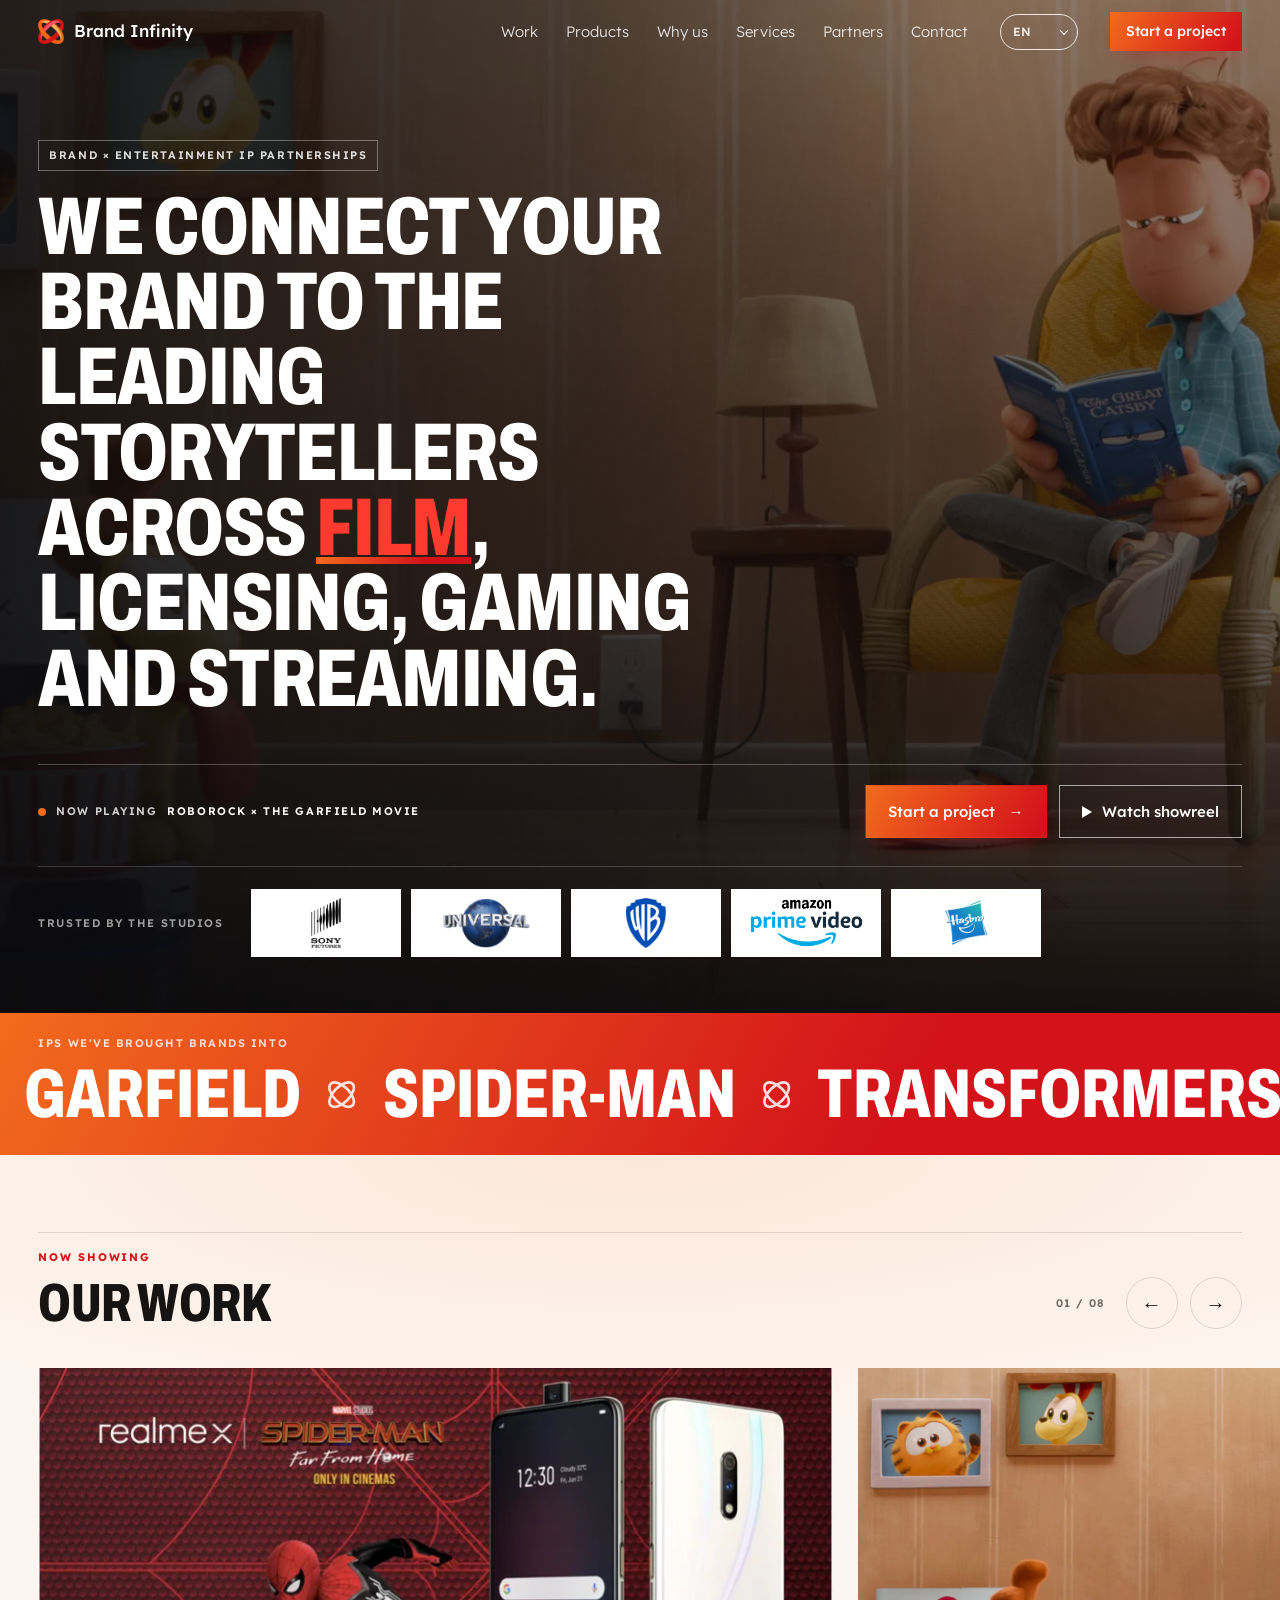
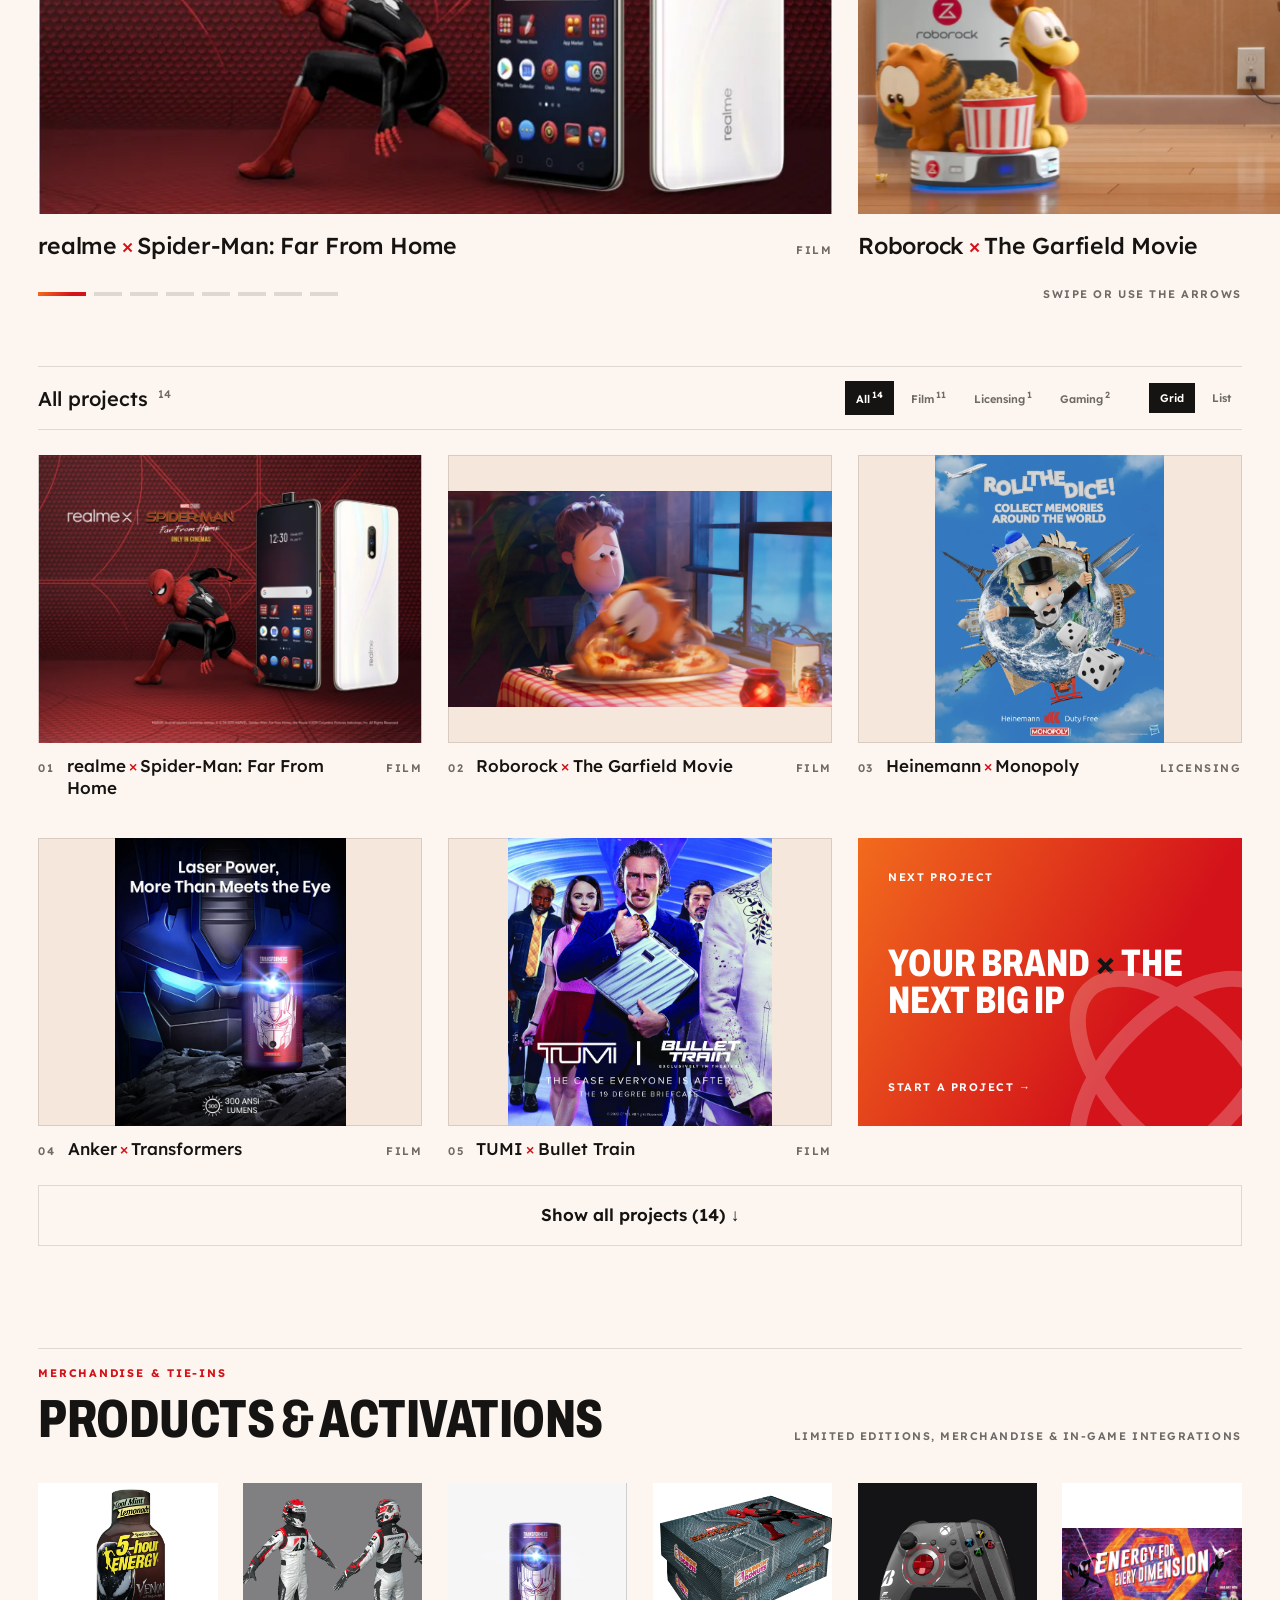
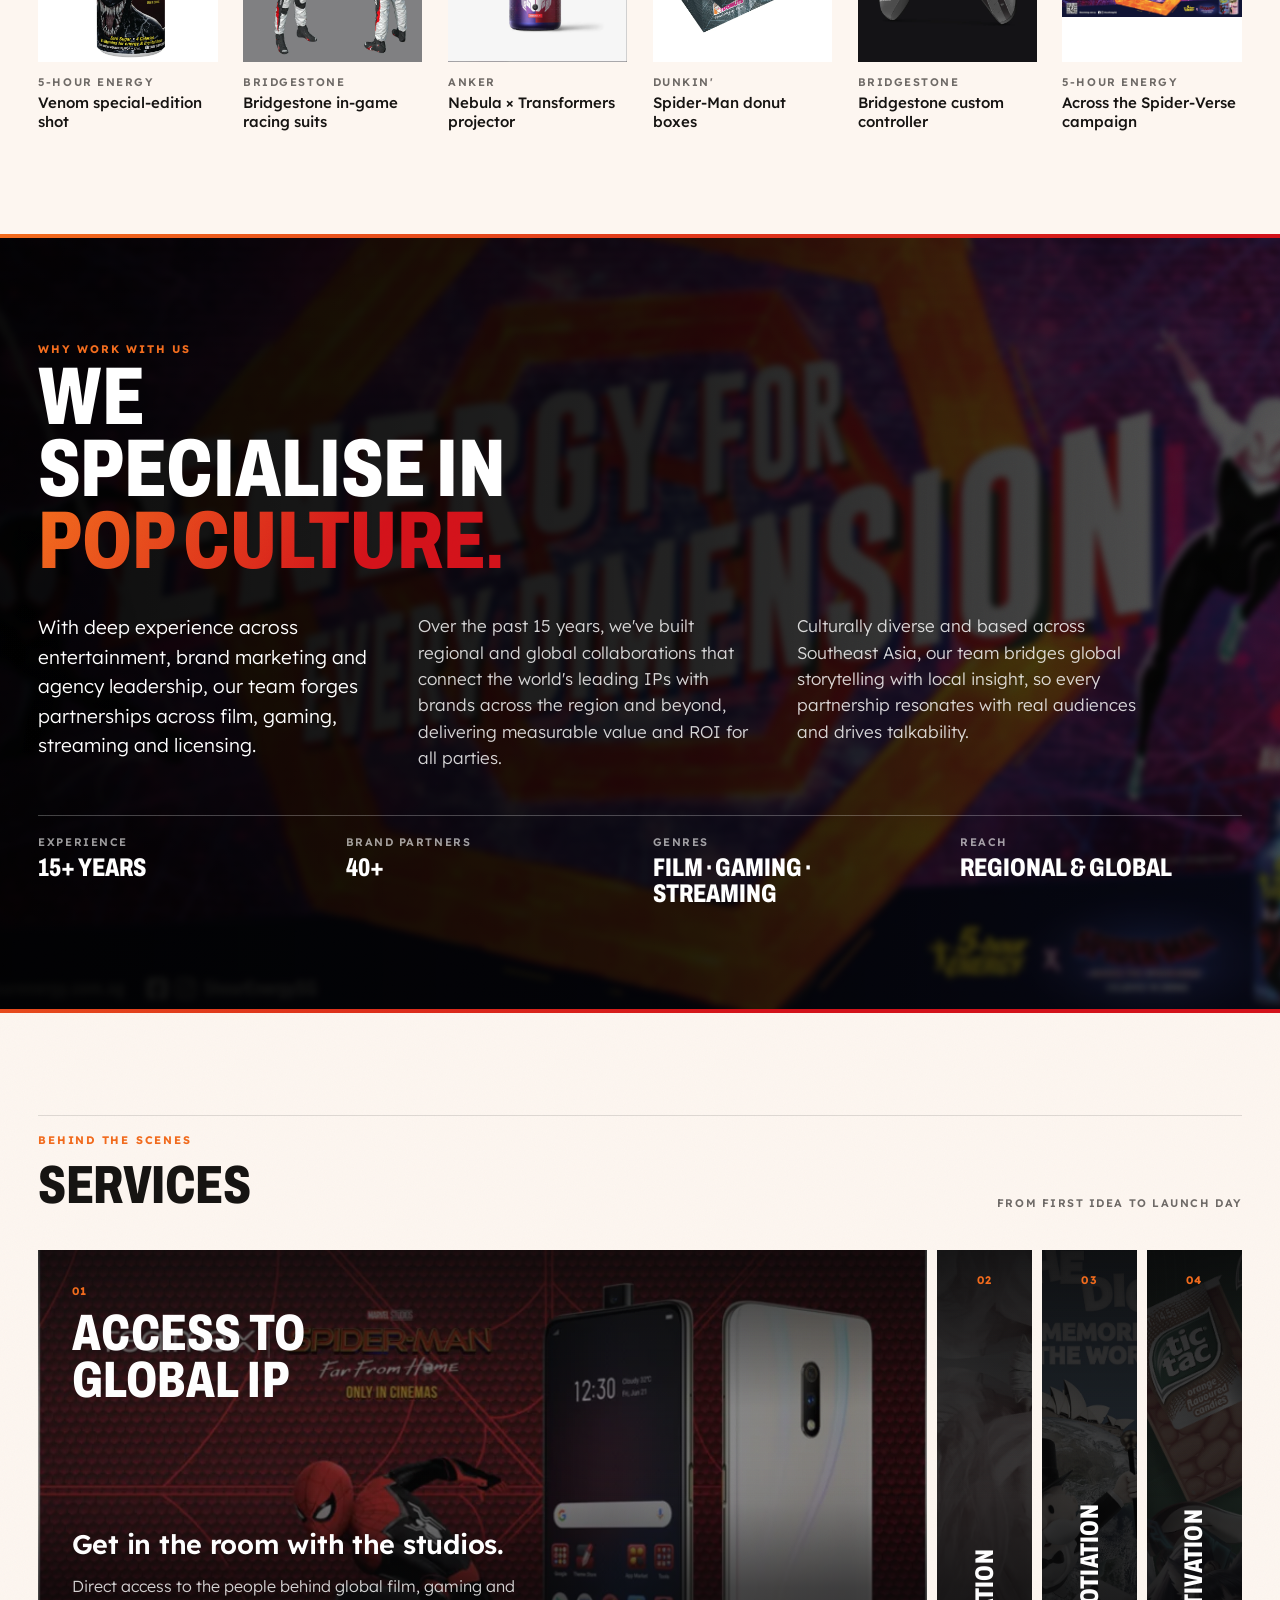
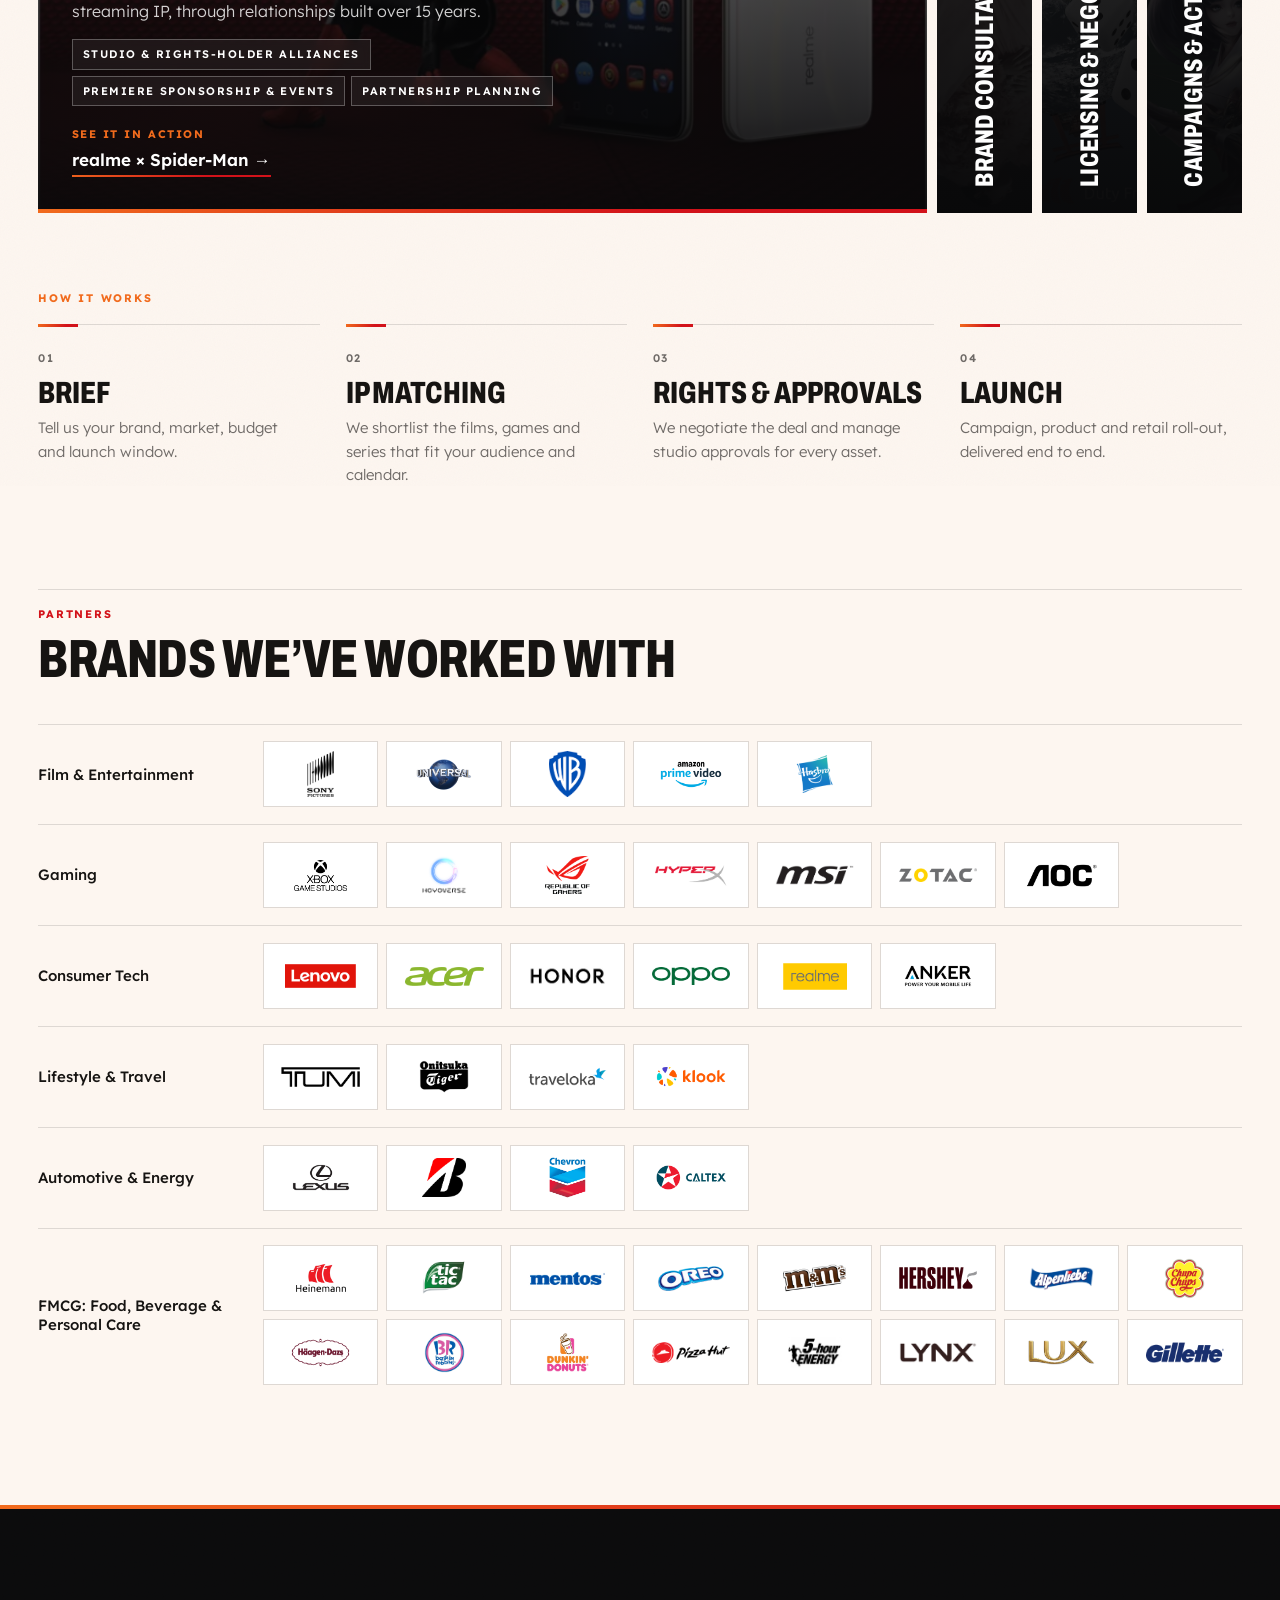
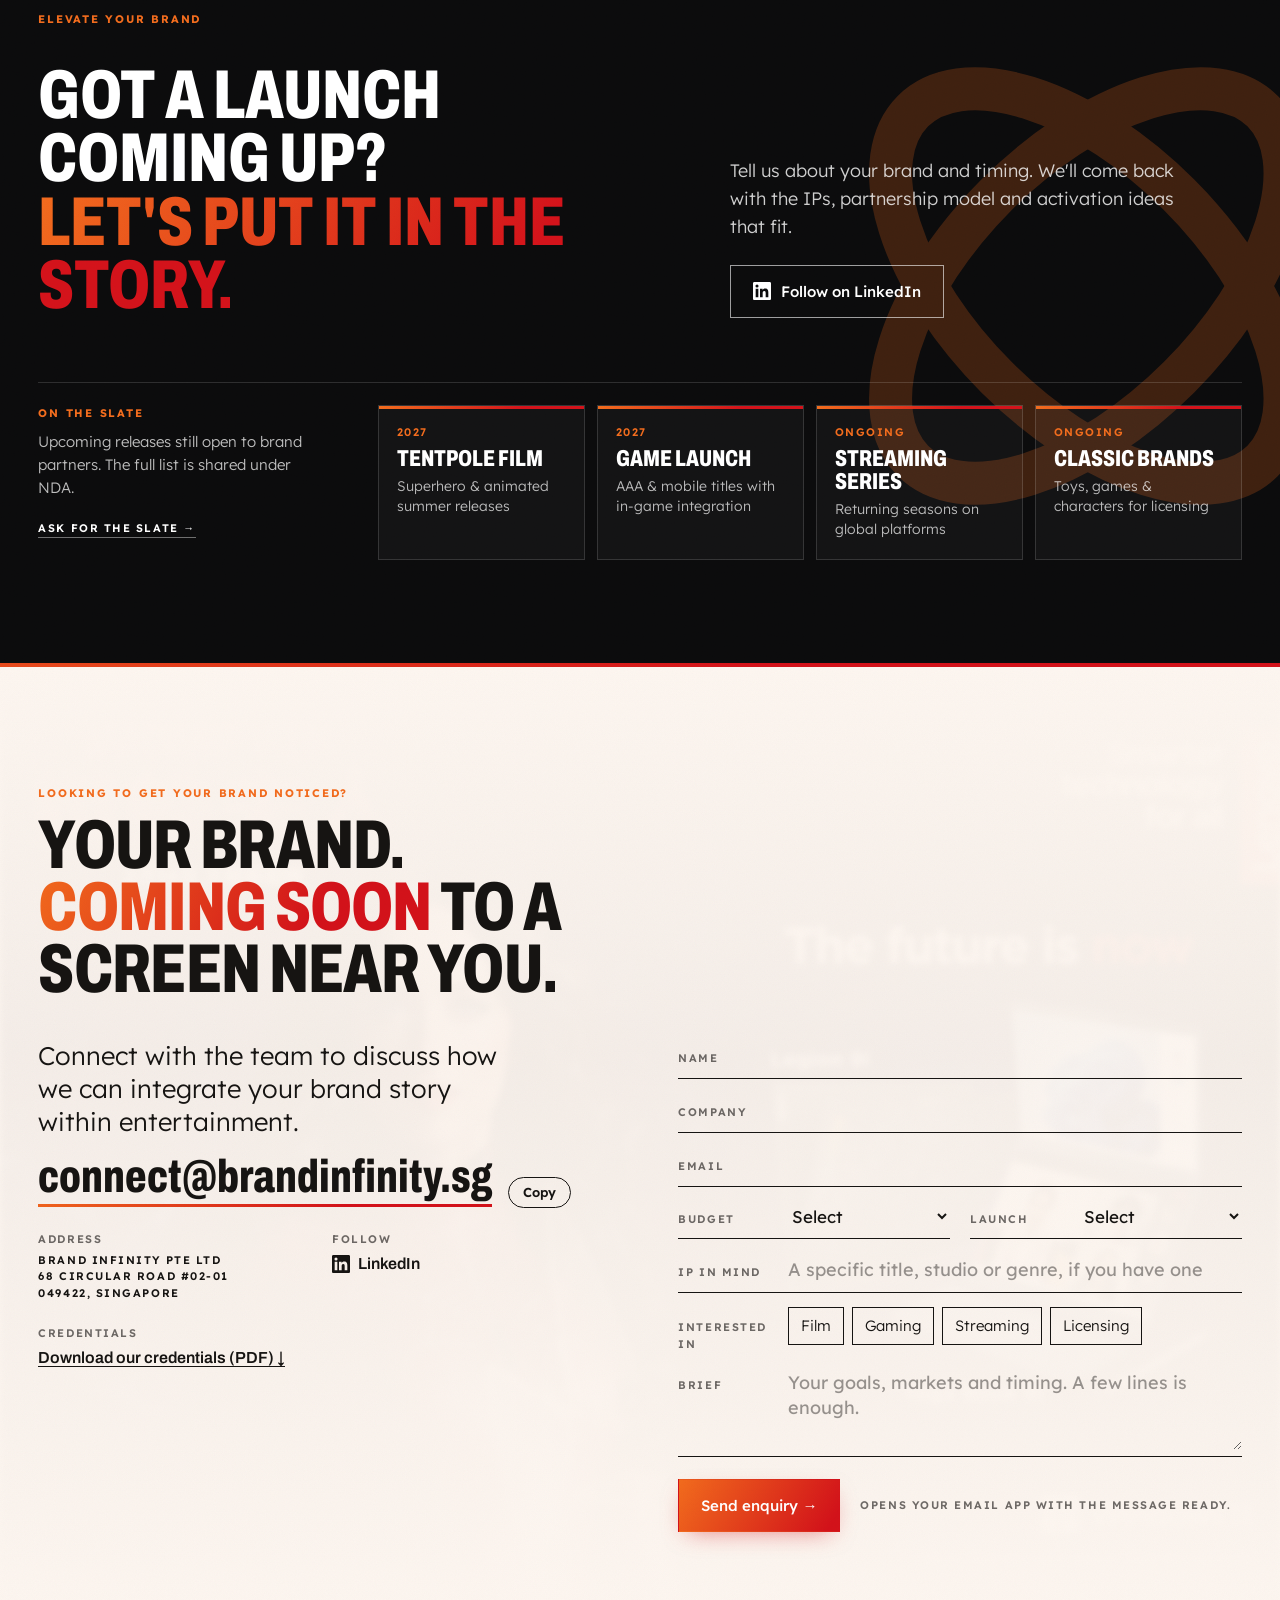
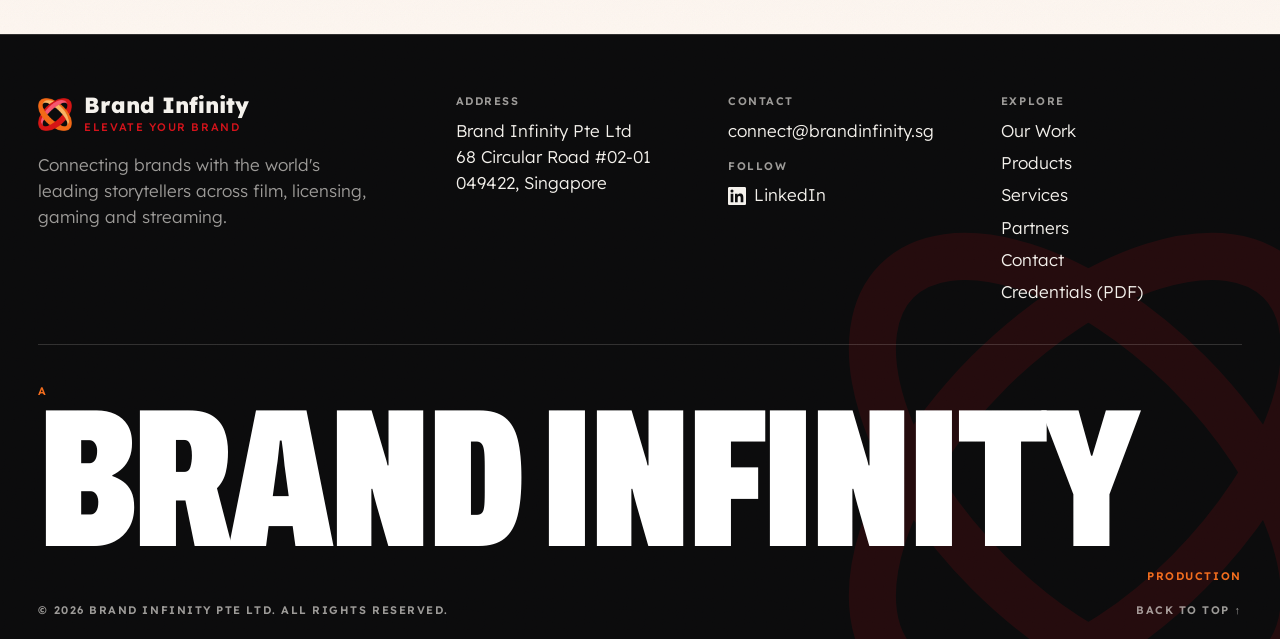
<file: index.html>
<!doctype html>
<html lang="en">
<head>
  <meta charset="utf-8">
  <meta name="viewport" content="width=device-width, initial-scale=1">
  <title>Brand Infinity — Brand partnerships with entertainment IP</title>
  <meta name="description" content="Brand Infinity connects brands with the world's leading storytellers across film, licensing, gaming and streaming. An IP partnership agency based in Singapore, working regionally and globally.">
  <meta property="og:type" content="website">
  <meta property="og:site_name" content="Brand Infinity">
  <meta property="og:url" content="https://chesterkeh.github.io/brandinfinity-website/">
  <meta property="og:title" content="Brand Infinity: Brand × entertainment IP partnerships">
  <meta property="og:description" content="We connect brands with the world's leading storytellers across film, licensing, gaming and streaming.">
  <meta property="og:image" content="https://chesterkeh.github.io/brandinfinity-website/assets/og.jpg">
  <meta property="og:image:width" content="1200">
  <meta property="og:image:height" content="630">
  <meta property="og:image:alt" content="Brand Infinity: brand partnerships with film, gaming, streaming and licensing IP">
  <meta name="twitter:card" content="summary_large_image">
  <meta name="twitter:title" content="Brand Infinity: Brand × entertainment IP partnerships">
  <meta name="twitter:description" content="We connect brands with the world's leading storytellers across film, licensing, gaming and streaming.">
  <meta name="twitter:image" content="https://chesterkeh.github.io/brandinfinity-website/assets/og.jpg">
  <link rel="canonical" href="https://chesterkeh.github.io/brandinfinity-website/">
  <meta name="theme-color" content="#fdf6f0">
  <link rel="icon" href="assets/mark.png">
  <link rel="preconnect" href="https://fonts.googleapis.com">
  <link rel="preconnect" href="https://fonts.gstatic.com" crossorigin>
  <link href="https://fonts.googleapis.com/css2?family=Archivo:wdth,wght@62..125,300..900&family=Lexend:wght@300;400;500;600;700&display=swap" rel="stylesheet">
  <link rel="stylesheet" href="styles.css?v=19">
  <link rel="stylesheet" href="cinema.css?v=19">
  <script>try{var lk=new URLSearchParams(location.search).get("look");if(lk==="cinema")document.documentElement.dataset.look="cinema"}catch(e){}</script>
</head>
<body>
<svg width="0" height="0" style="position:absolute" aria-hidden="true">
  <defs>
    <linearGradient id="bi-grad" x1="0" y1="0" x2="1" y2="1"><stop offset="0" stop-color="#F26B1D"/><stop offset="1" stop-color="#D3121A"/></linearGradient>
    <symbol id="rings" viewBox="0 0 100 100"><ellipse cx="50" cy="50" rx="46" ry="24" transform="rotate(45 50 50)" fill="none" stroke="currentColor" stroke-width="8"/><ellipse cx="50" cy="50" rx="46" ry="24" transform="rotate(-45 50 50)" fill="none" stroke="currentColor" stroke-width="8"/></symbol>
  </defs>
</svg>

<header class="hdr on-dark" id="hdr">
  <a class="logo" href="#top" aria-label="Brand Infinity, back to top">
    <img src="assets/mark.png" alt="" width="26" height="25"><span>Brand Infinity</span>
  </a>
  <nav class="hdr-nav" id="nav" aria-label="Main">
    <a href="#work" data-i18n="nav.work">Work</a>
    <a href="#products" data-i18n="nav.products">Products</a>
    <a href="#about" data-i18n="nav.about">Why us</a>
    <a href="#services" data-i18n="nav.services">Services</a>
    <a href="#partners" data-i18n="nav.partners">Partners</a>
    <a href="#contact" data-i18n="nav.contact">Contact</a>
  </nav>
  <label class="lang"><span class="vh">Language</span><select id="langSel" aria-label="Language"><option value="en">EN</option><option value="th">ไทย</option><option value="zh">中文</option><option value="ko">한국어</option><option value="ja">日本語</option></select></label>
  <a class="hdr-cta btn-primary" href="#contact" data-i18n="cta.start">Start a project</a>
  <button class="hdr-menu mono" id="menuBtn" aria-expanded="false" aria-controls="nav">Menu</button>
</header>

<main id="top">

  <!-- HERO: full-screen montage of campaign films -->
  <section class="hero" id="hero">
    <div class="hero-bg" id="heroBg" aria-hidden="true">
      <video class="hero-media is-on" data-key="film" src="assets/video/roborock-garfield.mp4" poster="assets/video/roborock-garfield.webp" muted playsinline preload="auto" autoplay></video>
      <video class="hero-media" data-key="licensing" src="assets/video/heinemann-monopoly.mp4" poster="assets/video/heinemann-monopoly.webp" muted playsinline preload="none"></video>
      <img class="hero-media" data-key="gaming" src="assets/work/zotac-spiderverse.webp" alt="">
      <video class="hero-media" data-key="streaming" src="assets/video/realme-superhero.mp4" poster="assets/video/realme-superhero.webp" muted playsinline preload="none"></video>
    </div>
    <div class="hero-shade" aria-hidden="true"></div>

    <div class="hero-inner">
      <p class="mono hero-eyebrow" data-i18n="hero.eyebrow">Brand × entertainment IP partnerships</p>
      <h1 class="hero-title"><span data-i18n="hero.pre">We connect your brand to the leading storytellers across </span><a href="#work" class="kw is-on" data-key="film" data-i18n="kw.film">Film</a><span data-i18n="hero.c1">, </span><a href="#work" class="kw" data-key="licensing" data-i18n="kw.licensing">Licensing</a><span data-i18n="hero.c2">, </span><a href="#work" class="kw" data-key="gaming" data-i18n="kw.gaming">Gaming</a><span data-i18n="hero.and"> and </span><a href="#work" class="kw" data-key="streaming" data-i18n="kw.streaming">Streaming</a><span data-i18n="hero.post">.</span></h1>
      <div class="hero-foot">
        <p class="mono hero-now"><span class="dot"></span><span data-i18n="hero.now">Now playing</span> <span id="heroNow">Roborock × The Garfield Movie</span></p>
        <div class="hero-ctas">
          <a class="btn btn-primary" href="#contact" data-i18n="cta.start">Start a project</a>
          <button class="btn btn-ghost-light reel-btn" type="button" id="reelBtn"><span class="play" aria-hidden="true"></span><span data-i18n="cta.reel">Watch showreel</span></button>
        </div>
      </div>
      <div class="trusted">
        <p class="mono" data-i18n="hero.trusted">Trusted by the studios</p>
        <ul>
          <li><img src="assets/logos/sony-pictures.png" alt="Sony Pictures"></li>
          <li><img src="assets/logos/universal.png" alt="Universal"></li>
          <li><img src="assets/logos/warner-bros.png" alt="Warner Bros."></li>
          <li><img src="assets/logos/prime-video.png" alt="Prime Video"></li>
          <li><img src="assets/logos/hasbro.png" alt="Hasbro"></li>
        </ul>
      </div>
    </div>
  </section>

  <!-- IP TICKER -->
  <section class="ticker" aria-label="Entertainment IPs we've brought brands into">
    <p class="mono ticker-label" data-i18n="ticker">IPs we've brought brands into</p>
    <div class="ticker-track"><div class="ticker-run"><span>Garfield</span><i aria-hidden="true"><svg class="ring" aria-hidden="true"><use href="#rings"/></svg></i><span>Spider-Man</span><i aria-hidden="true"><svg class="ring" aria-hidden="true"><use href="#rings"/></svg></i><span>Transformers</span><i aria-hidden="true"><svg class="ring" aria-hidden="true"><use href="#rings"/></svg></i><span>Monopoly</span><i aria-hidden="true"><svg class="ring" aria-hidden="true"><use href="#rings"/></svg></i><span>Venom</span><i aria-hidden="true"><svg class="ring" aria-hidden="true"><use href="#rings"/></svg></i><span>Cinderella</span><i aria-hidden="true"><svg class="ring" aria-hidden="true"><use href="#rings"/></svg></i><span>Bullet Train</span><i aria-hidden="true"><svg class="ring" aria-hidden="true"><use href="#rings"/></svg></i><span>DC Super-Pets</span><i aria-hidden="true"><svg class="ring" aria-hidden="true"><use href="#rings"/></svg></i><span>Mobile Legends</span><i aria-hidden="true"><svg class="ring" aria-hidden="true"><use href="#rings"/></svg></i><span>Madame Web</span><i aria-hidden="true"><svg class="ring" aria-hidden="true"><use href="#rings"/></svg></i><span>Spider-Verse</span><i aria-hidden="true"><svg class="ring" aria-hidden="true"><use href="#rings"/></svg></i></div></div></div>
  </section>

  <!-- 01 WORK -->
  <section class="sec" id="work">
    <div class="wrap">
      <header class="sec-head">
        <p class="mono sec-kicker" data-i18n="work.k">Now showing</p>
        <h2 class="sec-title" data-i18n="work.t">Our Work</h2>
        <div class="sec-aside car-nav">
          <span class="mono" id="carCount">01 / 01</span>
          <button class="circle" id="carPrev" aria-label="Previous project">←</button>
          <button class="circle" id="carNext" aria-label="Next project">→</button>
        </div>
      </header>
    </div>

    <div class="carousel" id="carousel" aria-roledescription="carousel" aria-label="Featured work">
      <div class="car-track" id="carTrack" tabindex="0"></div>
    </div>
    <div class="wrap car-foot">
      <div class="car-dots" id="carDots" role="tablist" aria-label="Choose a project"></div>
      <p class="mono muted car-hint" data-i18n="work.hint">Swipe or use the arrows</p>
    </div>

    <div class="wrap">
      <div class="sub-head" id="all">
        <h3 class="sub-title"><span data-i18n="work.all">All projects</span> <sup id="workCount"></sup></h3>
        <div class="tools">
          <div class="filters mono" id="filters" role="group" aria-label="Filter by discipline"></div>
          <div class="views mono" role="group" aria-label="Layout">
            <button class="is-on" data-view="grid" aria-pressed="true">Grid</button>
            <button data-view="index" aria-pressed="false">List</button>
          </div>
        </div>
      </div>

      <input type="checkbox" id="showAll" class="vh" aria-controls="grid">
      <div class="grid" id="grid"></div>
      <label for="showAll" class="show-all" id="showAllBtn"><span class="more-t"><span data-i18n="work.showall">Show all projects</span> (<span id="allCount">14</span>) ↓</span><span class="less-t" data-i18n="work.fewer">Show fewer ↑</span></label>

      <div class="index" id="index" hidden>
        <div class="index-head mono" aria-hidden="true"><span>No.</span><span>Brand</span><span>Property</span><span>Discipline</span><span>Scope</span></div>
        <ol id="indexList"></ol>
        <div class="hover-img" id="hoverImg" aria-hidden="true"><img alt=""></div>
      </div>
    </div>
  </section>

  <!-- 02 PRODUCTS -->
  <section class="sec" id="products">
    <div class="wrap">
      <header class="sec-head">
        <p class="mono sec-kicker" data-i18n="prod.k">Merchandise &amp; tie-ins</p>
        <h2 class="sec-title" data-i18n="prod.t">Products &amp; Activations</h2>
        <p class="sec-aside mono muted" data-i18n="prod.a">Limited editions, merchandise &amp; in-game integrations</p>
      </header>
      <ul class="tiles" id="prod"></ul>
    </div>
  </section>

  <!-- WHY US: widescreen banner, breaks up the showcase -->
  <section class="scene grain" id="about">
    <div class="scene-bg" aria-hidden="true"><img src="assets/work/5hour-spiderverse.webp" alt=""></div>
    <div class="scene-shade" aria-hidden="true"></div>
    <div class="wrap scene-inner">
      <p class="mono sec-kicker" data-i18n="why.k">Why work with us</p>
      <h2 class="scene-title"><span class="t1" data-i18n="why.t1">We specialise in</span> <span data-i18n="why.t2">pop culture.</span></h2>
      <div class="scene-cols">
        <p>With deep experience across entertainment, brand marketing and agency leadership, our team forges partnerships across film, gaming, streaming and licensing.</p>
        <p>Over the past 15 years, we've built regional and global collaborations that connect the world's leading IPs with brands across the region and beyond, delivering measurable value and ROI for all parties.</p>
        <p>Culturally diverse and based across Southeast Asia, our team bridges global storytelling with local insight, so every partnership resonates with real audiences and drives talkability.</p>
      </div>
      <dl class="credits">
        <div><dt class="mono" data-i18n="why.exp">Experience</dt><dd data-i18n="why.expv">15+ years</dd></div>
        <div><dt class="mono" data-i18n="why.partners">Brand partners</dt><dd>40+</dd></div>
        <div><dt class="mono" data-i18n="why.genres">Genres</dt><dd data-i18n="why.genresv">Film · Gaming · Streaming</dd></div>
        <div><dt class="mono" data-i18n="why.region">Reach</dt><dd data-i18n="why.regionv">Regional &amp; global</dd></div>
      </dl>
    </div>
  </section>

  <!-- 04 SERVICES -->
  <section class="sec dark grain" id="services">
    <div class="wrap">
      <header class="sec-head">
        <p class="mono sec-kicker" data-i18n="svc.k">Behind the scenes</p>
        <h2 class="sec-title" data-i18n="svc.t">Services</h2>
        <p class="sec-aside mono muted" data-i18n="svc.a">From first idea to launch day</p>
      </header>
      <div class="svx" id="svx" aria-label="Services">
        <article class="svx-p is-on" data-k="0">
          <img class="svx-img" src="assets/work/realme-spiderman.webp" alt="" loading="lazy" style="object-position:35% 50%">
          <button class="svx-tab" type="button" aria-expanded="true" aria-controls="svx-0">
            <span class="mono svx-n">01</span><span class="svx-t" data-i18n="svc.0">Access to global IP</span>
          </button>
          <div class="svx-body" id="svx-0">
            <p class="svx-hook" data-i18n="svx.0h">Get in the room with the studios.</p>
            <p class="svx-txt" data-i18n="svx.0p">Direct access to the people behind global film, gaming and streaming IP, through relationships built over 15 years.</p>
            <ul class="svx-chips mono"><li data-i18n="Studio &amp; rights-holder alliances">Studio &amp; rights-holder alliances</li><li data-i18n="Premiere sponsorship &amp; events">Premiere sponsorship &amp; events</li><li data-i18n="Partnership planning">Partnership planning</li></ul>
            <a class="svx-ex" href="#project/realme-spider-man-far-from-home"><span class="mono" data-i18n="svx.ex">See it in action</span><strong>realme × Spider-Man →</strong></a>
          </div>
          <span class="svx-bar" aria-hidden="true"></span>
        </article>
        <article class="svx-p" data-k="1">
          <img class="svx-img" src="assets/work/onitsuka-cinderella.webp" alt="" loading="lazy" style="object-position:50% 30%">
          <button class="svx-tab" type="button" aria-expanded="false" aria-controls="svx-1">
            <span class="mono svx-n">02</span><span class="svx-t" data-i18n="svc.1">Brand consultation</span>
          </button>
          <div class="svx-body" id="svx-1">
            <p class="svx-hook" data-i18n="svx.1h">Find the story your brand belongs in.</p>
            <p class="svx-txt" data-i18n="svx.1p">We match your brand, audience and calendar to the right genre, title and timing, before you commit a budget.</p>
            <ul class="svx-chips mono"><li data-i18n="Entertainment strategy">Entertainment strategy</li><li data-i18n="Genre &amp; IP fit">Genre &amp; IP fit</li><li data-i18n="Calendar &amp; budget planning">Calendar &amp; budget planning</li></ul>
            <a class="svx-ex" href="#project/onitsuka-tiger-cinderella"><span class="mono" data-i18n="svx.ex">See it in action</span><strong>Onitsuka Tiger × Cinderella →</strong></a>
          </div>
          <span class="svx-bar" aria-hidden="true"></span>
        </article>
        <article class="svx-p" data-k="2">
          <img class="svx-img" src="assets/work/heinemann-monopoly.webp" alt="" loading="lazy" style="object-position:60% 50%">
          <button class="svx-tab" type="button" aria-expanded="false" aria-controls="svx-2">
            <span class="mono svx-n">03</span><span class="svx-t" data-i18n="svc.2">Licensing &amp; negotiation</span>
          </button>
          <div class="svx-body" id="svx-2">
            <p class="svx-hook" data-i18n="svx.2h">Deals that work for your business.</p>
            <p class="svx-txt" data-i18n="svx.2p">We negotiate with rights holders across every product category and structure the deal around your goals.</p>
            <ul class="svx-chips mono"><li data-i18n="Licensed: fee-based">Licensed: fee-based</li><li data-i18n="License-free: media support">License-free: media support</li><li data-i18n="Hybrid: a mix of both">Hybrid: a mix of both</li></ul>
            <a class="svx-ex" href="#project/heinemann-monopoly"><span class="mono" data-i18n="svx.ex">See it in action</span><strong>Heinemann × Monopoly →</strong></a>
          </div>
          <span class="svx-bar" aria-hidden="true"></span>
        </article>
        <article class="svx-p" data-k="3">
          <img class="svx-img" src="assets/work/tictac-mlbb-2.webp" alt="" loading="lazy" style="object-position:50% 40%">
          <button class="svx-tab" type="button" aria-expanded="false" aria-controls="svx-3">
            <span class="mono svx-n">04</span><span class="svx-t" data-i18n="svc.3">Campaigns &amp; activation</span>
          </button>
          <div class="svx-body" id="svx-3">
            <p class="svx-hook" data-i18n="svx.3h">From launch film to the shelf.</p>
            <p class="svx-txt" data-i18n="svx.3p">End-to-end delivery across every touchpoint, from social and PR to retail, merchandise and in-game integration.</p>
            <ul class="svx-chips mono"><li data-i18n="Promotions &amp; sales mechanics">Promotions &amp; sales mechanics</li><li data-i18n="Social, PR &amp; launch events">Social, PR &amp; launch events</li><li data-i18n="Retail, e-commerce &amp; merch">Retail, e-commerce &amp; merch</li><li data-i18n="In-film &amp; in-game integration">In-film &amp; in-game integration</li></ul>
            <a class="svx-ex" href="#project/tic-tac-mobile-legends-bang-bang"><span class="mono" data-i18n="svx.ex">See it in action</span><strong>Tic Tac × Mobile Legends →</strong></a>
          </div>
          <span class="svx-bar" aria-hidden="true"></span>
        </article>
      </div>

      <div class="steps-wrap">
        <p class="mono sec-kicker" data-i18n="steps.k">How it works</p>
        <ol class="steps">
          <li><span class="mono">01</span><h3 data-i18n="steps.1t">Brief</h3><p data-i18n="steps.1p">Tell us your brand, market, budget and launch window.</p></li>
          <li><span class="mono">02</span><h3 data-i18n="steps.2t">IP matching</h3><p data-i18n="steps.2p">We shortlist the films, games and series that fit your audience and calendar.</p></li>
          <li><span class="mono">03</span><h3 data-i18n="steps.3t">Rights &amp; approvals</h3><p data-i18n="steps.3p">We negotiate the deal and manage studio approvals for every asset.</p></li>
          <li><span class="mono">04</span><h3 data-i18n="steps.4t">Launch</h3><p data-i18n="steps.4p">Campaign, product and retail roll-out, delivered end to end.</p></li>
        </ol>
      </div>
    </div>
  </section>

  <!-- 03 PARTNERS -->
  <section class="sec" id="partners">
    <div class="wrap">
      <header class="sec-head">
        <p class="mono sec-kicker" data-i18n="partners.k">Partners</p>
        <h2 class="sec-title" data-i18n="partners.t">Brands we’ve worked with</h2>
      </header>
      <div class="partners" id="partnerGroups"></div>
    </div>
  </section>

  <!-- TESTIMONIALS: hidden until quotes are added in projects.js -->
  <section class="sec quotes" id="quotes" hidden>
    <div class="wrap">
      <header class="sec-head">
        <p class="mono sec-kicker" data-i18n="quotes.k">In their words</p>
        <h2 class="sec-title" data-i18n="quotes.t">What partners say</h2>
      </header>
      <div class="quote-list" id="quoteList"></div>
    </div>
  </section>

  <!-- LAUNCH BAND: leads straight into the contact form -->
  <section class="cta-band grain">
    <svg class="cta-rings" aria-hidden="true"><use href="#rings"/></svg>
    <div class="wrap cta-band-grid">
      <p class="mono sec-kicker" data-i18n="band.k">Elevate your brand</p>
      <h2 class="cta-band-title"><span class="t1" data-i18n="band.t1">Got a launch coming up?</span><br><span data-i18n="band.t2">Let's put it in the story.</span></h2>
      <div class="cta-band-side">
        <p data-i18n="band.p">Tell us about your brand and timing. We'll come back with the IPs, partnership model and activation ideas that fit.</p>
        <div class="cta-band-btns">
          <a class="btn btn-ghost-light" href="https://www.linkedin.com/company/brand-infinity/" target="_blank" rel="noopener"><svg viewBox="0 0 24 24" width="18" height="18" aria-hidden="true" fill="currentColor"><path d="M20.45 20.45h-3.56v-5.57c0-1.33-.02-3.04-1.85-3.04-1.86 0-2.14 1.45-2.14 2.94v5.67H9.34V9h3.42v1.56h.05c.48-.9 1.64-1.85 3.37-1.85 3.6 0 4.27 2.37 4.27 5.46v6.28zM5.34 7.43a2.06 2.06 0 1 1 0-4.13 2.06 2.06 0 0 1 0 4.13zM7.12 20.45H3.56V9h3.56v11.45zM22.22 0H1.77C.79 0 0 .77 0 1.73v20.54C0 23.23.79 24 1.77 24h20.45c.98 0 1.78-.77 1.78-1.73V1.73C24 .77 23.2 0 22.22 0z"/></svg> <span data-i18n="cta.follow">Follow on LinkedIn</span></a>
        </div>
      </div>
    </div>
    <div class="wrap slate">
      <div class="slate-head">
        <p class="mono" data-i18n="slate.k">On the slate</p>
        <p class="slate-note" data-i18n="slate.p">Upcoming releases still open to brand partners. The full list is shared under NDA.</p>
        <a class="mono slate-link" href="#contact" data-i18n="slate.cta">Ask for the slate →</a>
      </div>
      <ul class="slate-list" id="slate"></ul>
    </div>
  </section>

  <!-- 06 CONTACT: coming soon -->
  <section class="sec contact dark grain poster" id="contact">
    <div class="poster-bg" aria-hidden="true"><img src="assets/work/lenovo-madameweb.webp" alt=""></div>
    <div class="wrap">
      <header class="sec-head">
        <p class="mono sec-kicker" data-i18n="contact.k">Looking to get your brand noticed?</p>
        <h2 class="sec-title poster-title"><span class="t1" data-i18n="contact.t1">Your brand.</span><br><span data-i18n="contact.t2">Coming soon</span> <span class="t1" data-i18n="contact.t3">to a screen near you.</span></h2>
      </header>
      <div class="contact-cols">
        <div class="contact-info">
          <p class="contact-lead" data-i18n="contact.lead">Connect with the team to discuss how we can integrate your brand story within entertainment.</p>
          <div class="mail-row"><a class="big-mail" href="mailto:connect@brandinfinity.sg">connect@brandinfinity.sg</a><button type="button" class="copy-mail" id="copyMail" data-i18n="Copy">Copy</button></div>
          <div class="contact-meta">
            <p class="mono"><span class="k" data-i18n="f.address">Address</span>Brand Infinity Pte Ltd<br>68 Circular Road #02-01<br>049422, Singapore</p>
            <p class="mono"><span class="k" data-i18n="f.follow">Follow</span><a class="li-link" href="https://www.linkedin.com/company/brand-infinity/" target="_blank" rel="noopener"><svg viewBox="0 0 24 24" width="18" height="18" aria-hidden="true" fill="currentColor"><path d="M20.45 20.45h-3.56v-5.57c0-1.33-.02-3.04-1.85-3.04-1.86 0-2.14 1.45-2.14 2.94v5.67H9.34V9h3.42v1.56h.05c.48-.9 1.64-1.85 3.37-1.85 3.6 0 4.27 2.37 4.27 5.46v6.28zM5.34 7.43a2.06 2.06 0 1 1 0-4.13 2.06 2.06 0 0 1 0 4.13zM7.12 20.45H3.56V9h3.56v11.45zM22.22 0H1.77C.79 0 0 .77 0 1.73v20.54C0 23.23.79 24 1.77 24h20.45c.98 0 1.78-.77 1.78-1.73V1.73C24 .77 23.2 0 22.22 0z"/></svg> LinkedIn</a></p>
            <p class="mono"><span class="k" data-i18n="f.deck">Credentials</span><a class="deck-link" href="assets/brand-infinity-credentials.pdf" download><span data-i18n="cta.deck">Download our credentials (PDF)</span> ↓</a></p>
          </div>
        </div>
        <form class="form" id="form" novalidate>
          <label><span class="mono" data-i18n="form.name">Name</span><input name="name" required autocomplete="name"></label>
          <label><span class="mono" data-i18n="form.company">Company</span><input name="company" autocomplete="organization"></label>
          <label><span class="mono" data-i18n="form.email">Email</span><input name="email" type="email" required autocomplete="email"></label>
          <div class="form-row">
            <label><span class="mono" data-i18n="form.budget">Budget</span><select name="budget"><option value="" data-i18n="form.select">Select</option><option>Under S$50k</option><option>S$50k – 150k</option><option>S$150k – 500k</option><option>S$500k+</option><option value="Not sure yet" data-i18n="form.unsure">Not sure yet</option></select></label>
            <label><span class="mono" data-i18n="form.timing">Launch</span><select name="timing"><option value="" data-i18n="form.select">Select</option><option value="Within 3 months" data-i18n="form.t1">Within 3 months</option><option value="3–6 months" data-i18n="form.t2">3–6 months</option><option value="6–12 months" data-i18n="form.t3">6–12 months</option><option value="12+ months" data-i18n="form.t4">12+ months</option></select></label>
          </div>
          <label><span class="mono" data-i18n="form.ip">IP in mind</span><input name="ip" autocomplete="off" data-i18n-ph="form.ipph" placeholder="A specific title, studio or genre, if you have one"></label>
          <fieldset>
            <legend class="mono" data-i18n="form.interest">Interested in</legend>
            <div class="checks">
              <label><input type="checkbox" name="interest" value="Film"><span data-i18n="kw.film">Film</span></label>
              <label><input type="checkbox" name="interest" value="Gaming"><span data-i18n="kw.gaming">Gaming</span></label>
              <label><input type="checkbox" name="interest" value="Streaming"><span data-i18n="kw.streaming">Streaming</span></label>
              <label><input type="checkbox" name="interest" value="Licensing"><span data-i18n="kw.licensing">Licensing</span></label>
            </div>
          </fieldset>
          <label><span class="mono" data-i18n="form.brief">Brief</span><textarea name="message" rows="3" required data-i18n-ph="form.briefph" placeholder="Your goals, markets and timing. A few lines is enough."></textarea></label>
          <div class="form-foot">
            <button type="submit" class="btn btn-primary" data-i18n="form.send">Send enquiry →</button>
            <p class="mono muted" id="formNote" aria-live="polite"></p>
          </div>
        </form>
      </div>
    </div>
  </section>
</main>

<footer class="ftr dark grain">
  <svg class="ftr-rings" aria-hidden="true"><use href="#rings"/></svg>
  <div class="wrap">
    <div class="ftr-cols">
      <div class="ftr-brand">
        <a class="ftr-logo" href="#top"><img src="assets/mark.png" alt="" width="34" height="33"><span>Brand Infinity<small class="mono">Elevate your brand</small></span></a>
        <p>Connecting brands with the world's leading storytellers across film, licensing, gaming and streaming.</p>
      </div>
      <div>
        <p class="mono k">Address</p>
        <p>Brand Infinity Pte Ltd<br>68 Circular Road #02-01<br>049422, Singapore</p>
      </div>
      <div>
        <p class="mono k">Contact</p>
        <p><a href="mailto:connect@brandinfinity.sg">connect@brandinfinity.sg</a></p>
        <p class="mono k" data-i18n="f.follow">Follow</p>
        <p><a class="li-link" href="https://www.linkedin.com/company/brand-infinity/" target="_blank" rel="noopener"><svg viewBox="0 0 24 24" width="18" height="18" aria-hidden="true" fill="currentColor"><path d="M20.45 20.45h-3.56v-5.57c0-1.33-.02-3.04-1.85-3.04-1.86 0-2.14 1.45-2.14 2.94v5.67H9.34V9h3.42v1.56h.05c.48-.9 1.64-1.85 3.37-1.85 3.6 0 4.27 2.37 4.27 5.46v6.28zM5.34 7.43a2.06 2.06 0 1 1 0-4.13 2.06 2.06 0 0 1 0 4.13zM7.12 20.45H3.56V9h3.56v11.45zM22.22 0H1.77C.79 0 0 .77 0 1.73v20.54C0 23.23.79 24 1.77 24h20.45c.98 0 1.78-.77 1.78-1.73V1.73C24 .77 23.2 0 22.22 0z"/></svg> LinkedIn</a></p>
      </div>
      <nav aria-label="Footer">
        <p class="mono k">Explore</p>
        <ul><li><a href="#work" data-i18n="work.t">Our Work</a></li><li><a href="#products" data-i18n="nav.products">Products</a></li><li><a href="#services" data-i18n="nav.services">Services</a></li><li><a href="#partners" data-i18n="nav.partners">Partners</a></li><li><a href="#contact" data-i18n="nav.contact">Contact</a></li><li><a href="assets/brand-infinity-credentials.pdf" download data-i18n="f.deckshort">Credentials (PDF)</a></li></ul>
      </nav>
    </div>
    <p class="mono ftr-prod">A</p>
    <p class="ftr-word" aria-hidden="true">Brand Infinity</p>
    <p class="mono ftr-prod ftr-prod-end">Production</p>
    <div class="ftr-row mono">
      <span>© <span id="year">2025</span> Brand Infinity Pte Ltd. All rights reserved.</span>
      <a href="#top" data-i18n="f.top">Back to top ↑</a>
    </div>
  </div>
</footer>

<!-- Case study -->
<div class="case" id="case" role="dialog" aria-modal="true" aria-labelledby="caseTitle" hidden>
  <div class="case-bar mono">
    <button id="caseClose">← Close</button>
    <span id="caseNo"></span>
    <div><button id="casePrev">Prev</button> / <button id="caseNext">Next</button></div>
  </div>
  <div class="case-inner" id="caseInner"></div>
</div>

<!-- Floating CTA: shows after the hero, hides at the contact form -->
<a class="float-cta btn-primary" id="floatCta" href="#contact" aria-hidden="true" tabindex="-1"><span data-i18n="cta.start">Start a project</span> <span aria-hidden="true">→</span></a>

<!-- Showreel -->
<div class="reel" id="reel" role="dialog" aria-modal="true" aria-label="Showreel" hidden>
  <div class="reel-bar mono">
    <span id="reelCap"></span>
    <span class="reel-count" id="reelCount"></span>
    <button id="reelClose" data-i18n="reel.close">Close ✕</button>
  </div>
  <video id="reelVideo" playsinline controls></video>
  <div class="reel-dots" id="reelDots"></div>
</div>

<script src="projects.js?v=19"></script>
<script src="i18n.js?v=19"></script>
<script src="main.js?v=19"></script>
</body>
</html>
</file>
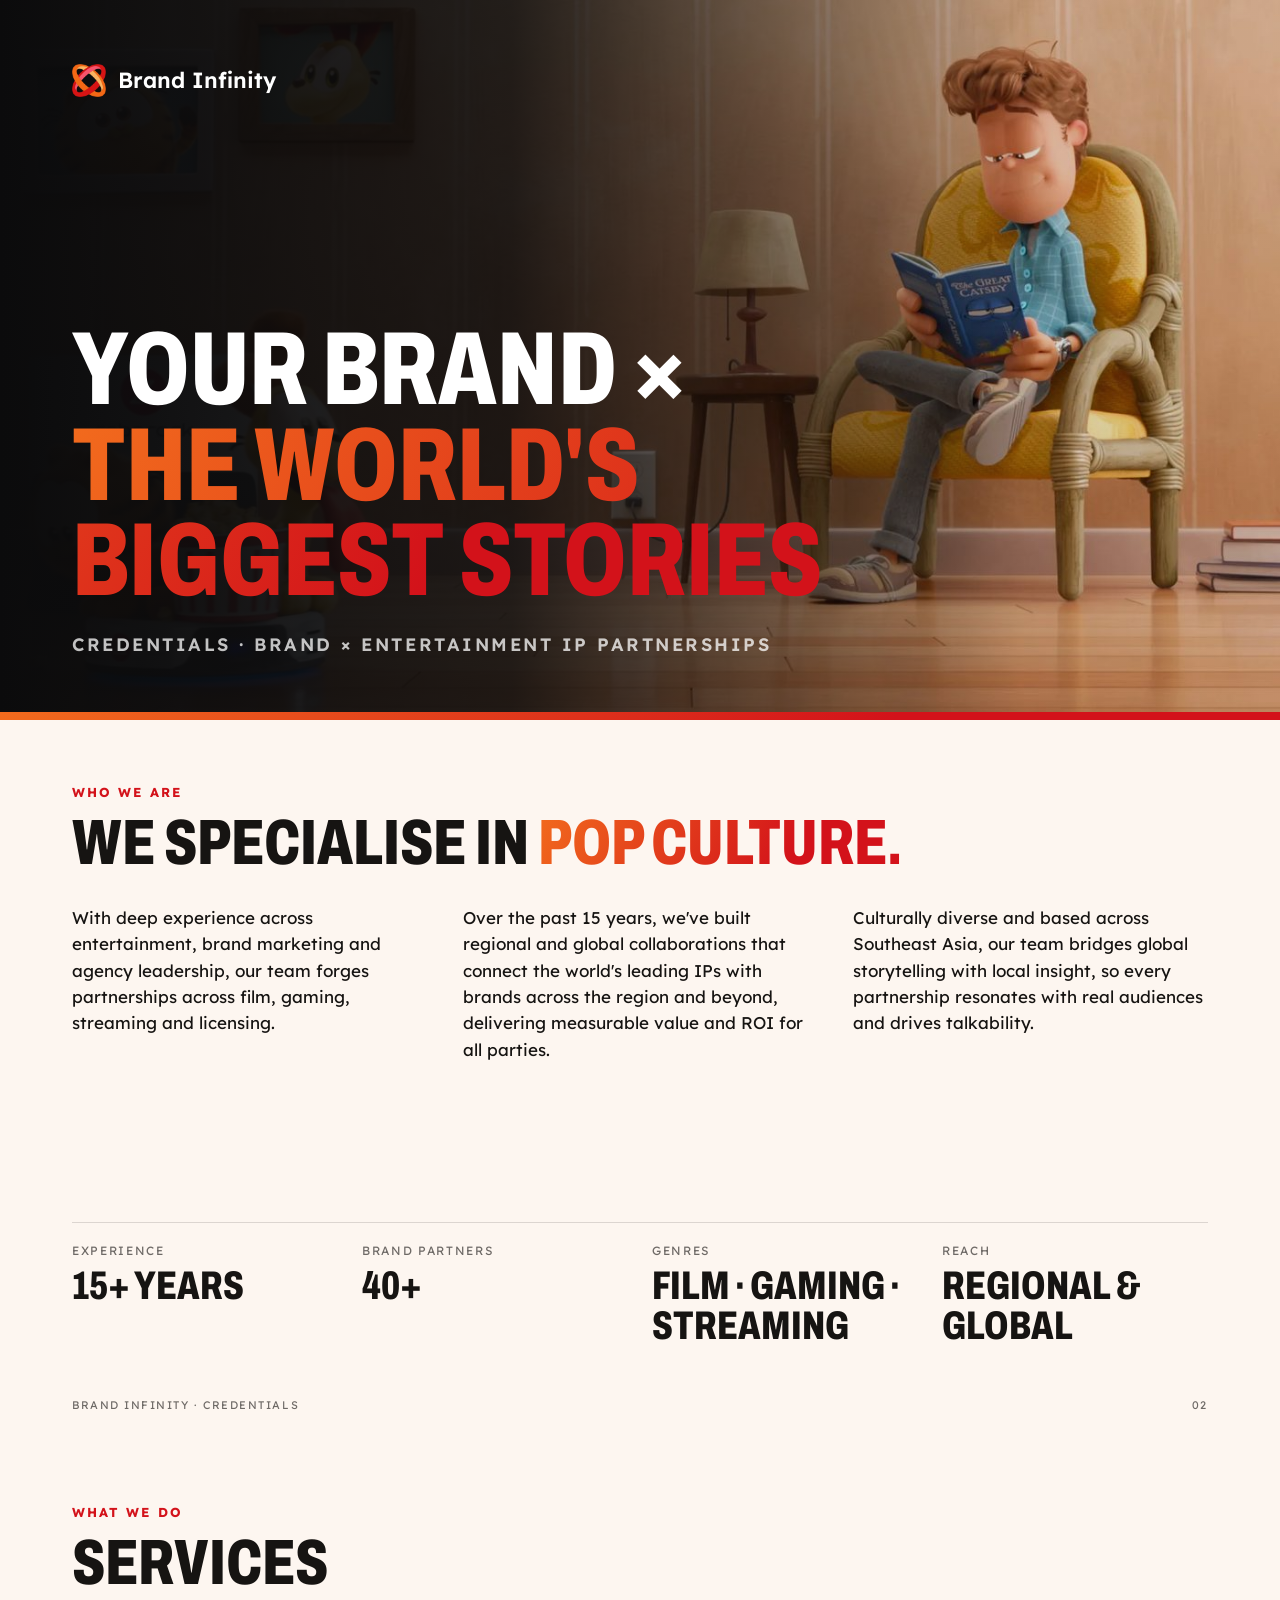
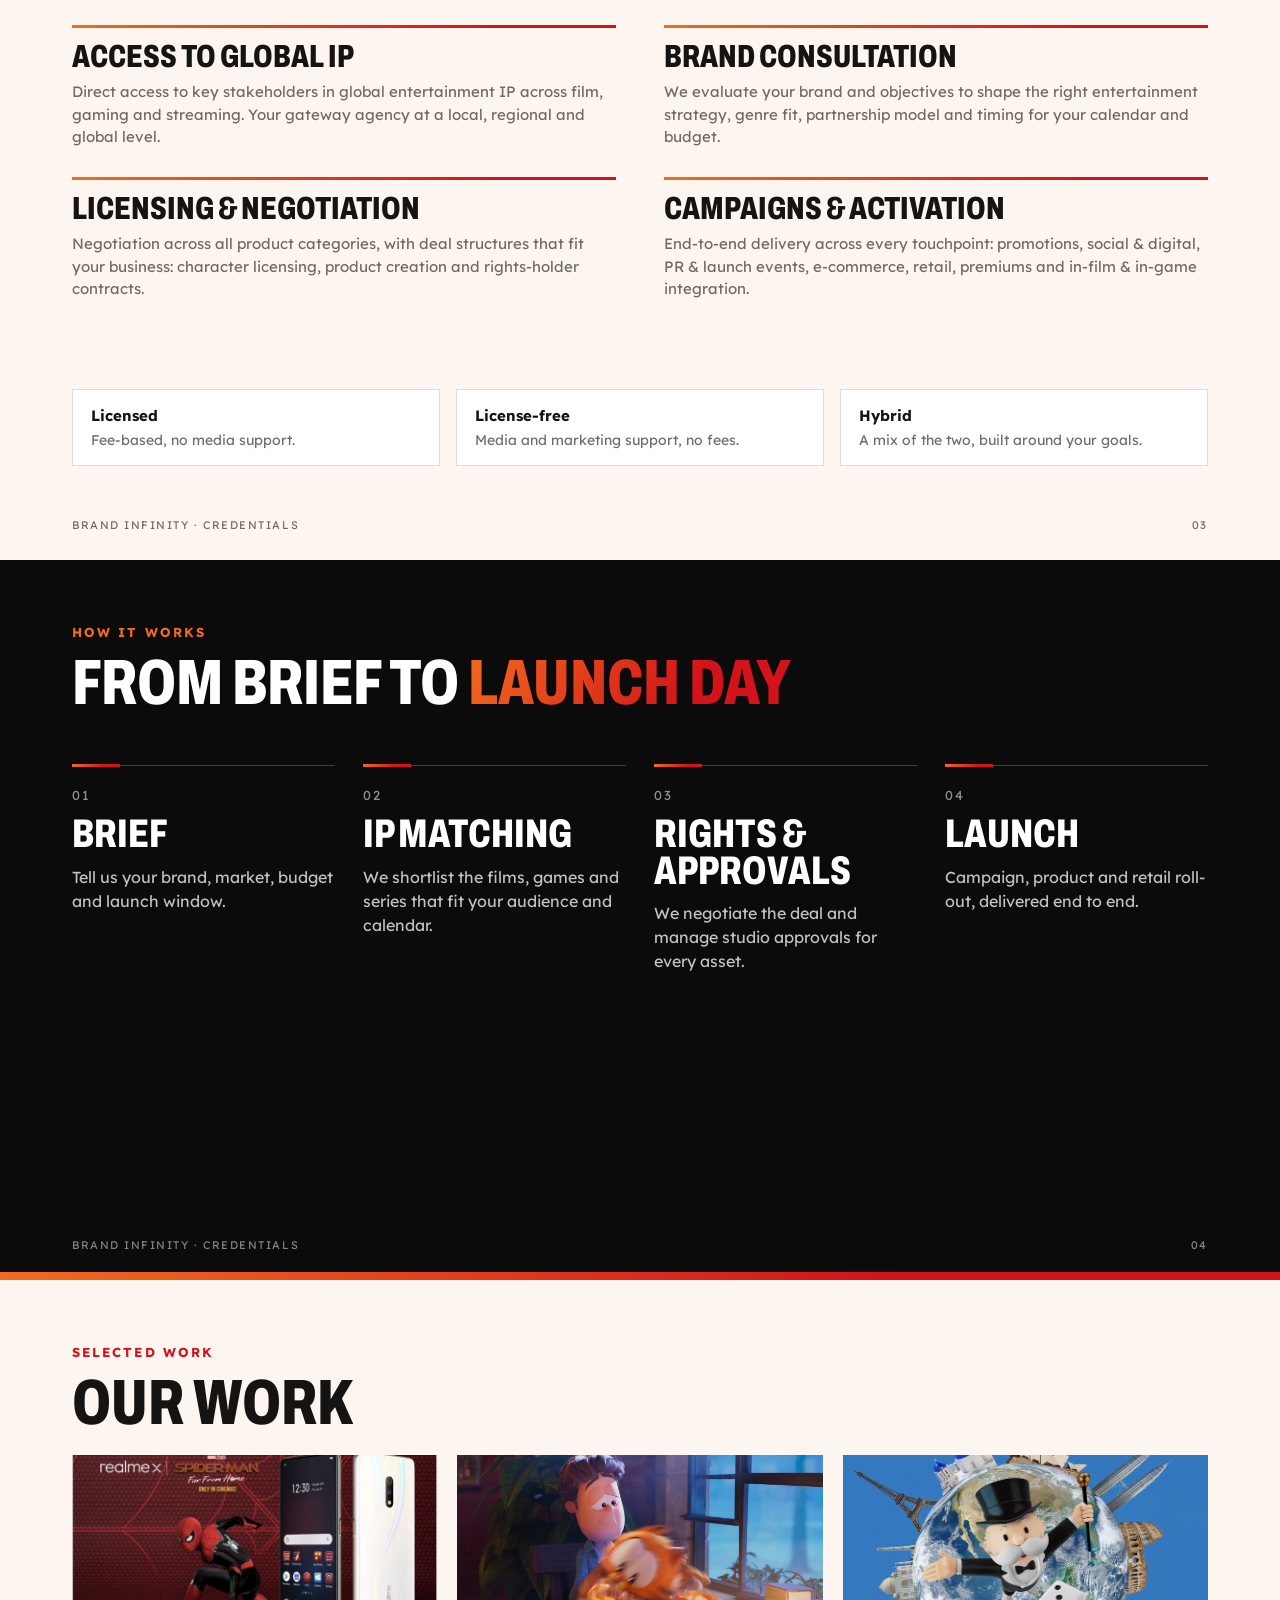
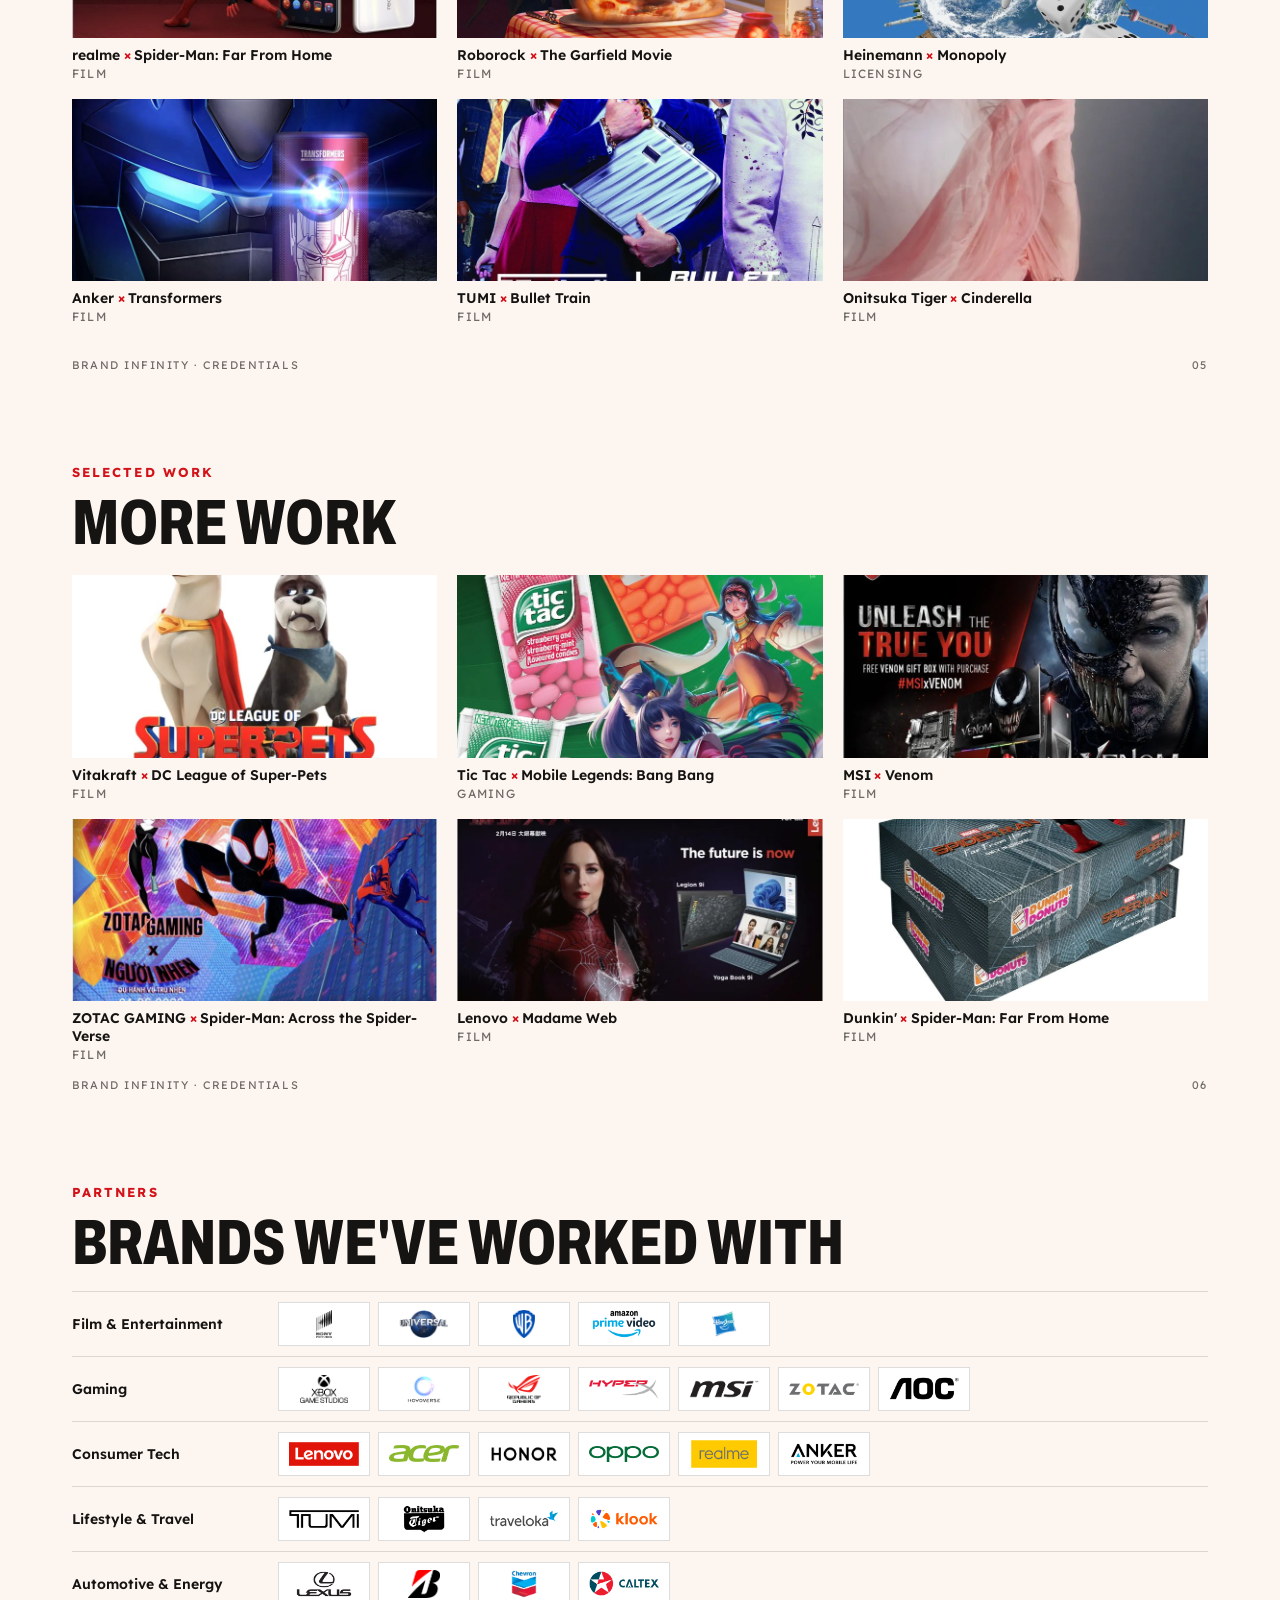
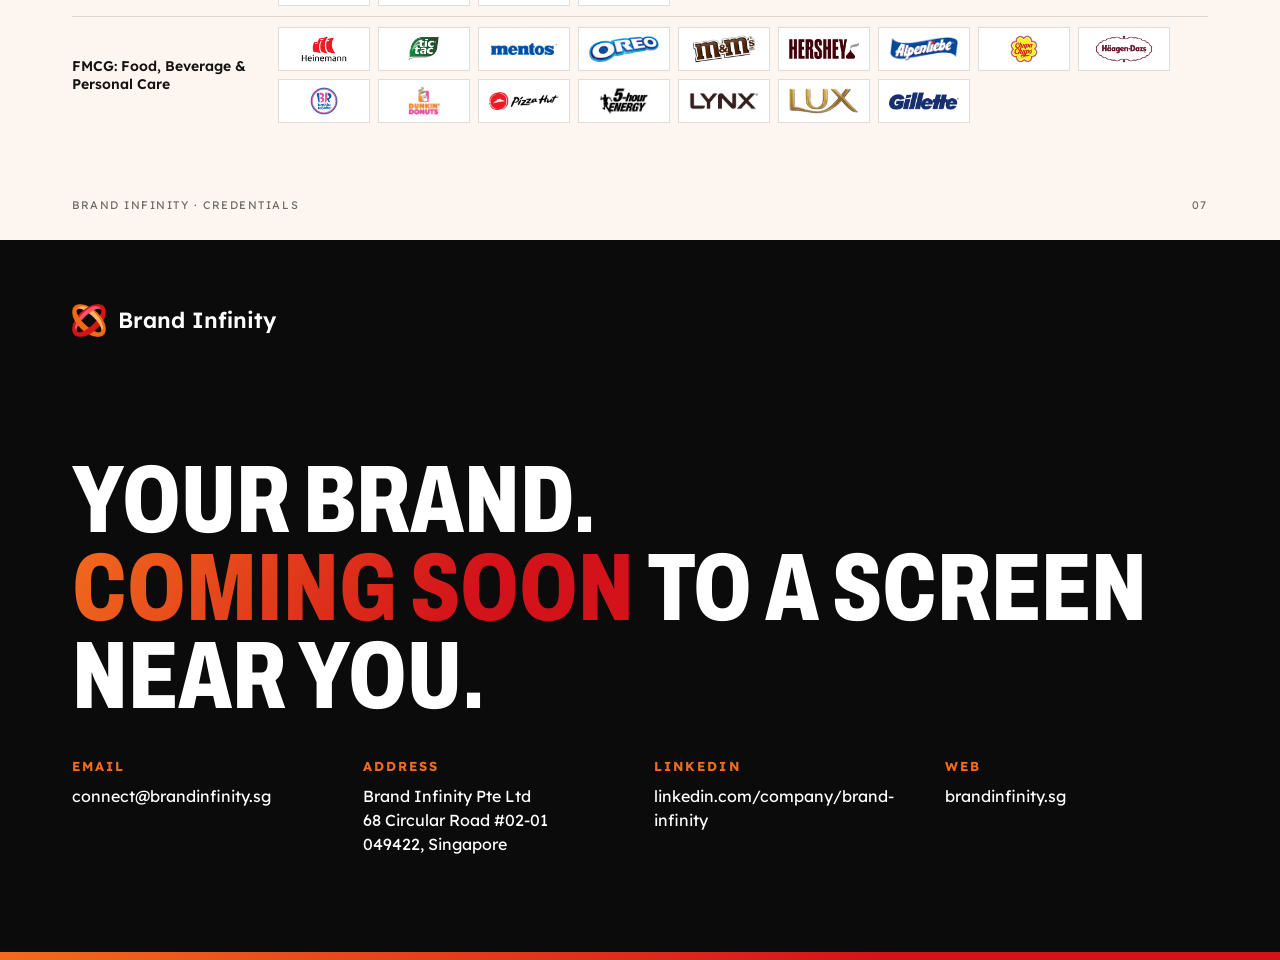
<file: tools/credentials.html>
<!doctype html>
<html lang="en"><head><meta charset="utf-8">
<title>Brand Infinity credentials</title>
<link href="https://fonts.googleapis.com/css2?family=Archivo:wdth,wght@62..125,300..900&family=Lexend:wght@300;400;600;700&display=swap" rel="stylesheet">
<style>
  @page { size: 1280px 720px; margin: 0; }
  :root { --red:#d3121a; --orange:#f26b1d; --grad:linear-gradient(120deg,#f26b1d,#d3121a 70%); --paper:#fdf6f0; --ink:#161412; --ink2:rgba(22,20,18,.62); --rule:rgba(22,20,18,.14); }
  * { box-sizing: border-box; }
  html, body { margin: 0; font-family: Lexend, sans-serif; color: var(--ink); -webkit-print-color-adjust: exact; print-color-adjust: exact; }
  .s { position: relative; width: 1280px; height: 720px; overflow: hidden; background: var(--paper); padding: 64px 72px; page-break-after: always; break-after: page; display: flex; flex-direction: column; }
  .s:last-child { page-break-after: auto; break-after: auto; }
  .dark { background: #0b0b0c; color: #fff; }
  .k { font-size: 13px; font-weight: 700; letter-spacing: .16em; text-transform: uppercase; color: var(--red); margin: 0 0 14px; }
  .dark .k { color: var(--orange); }
  h1, h2, h3 { font-family: Archivo, sans-serif; font-variation-settings: "wdth" 72; text-transform: uppercase; font-weight: 800; margin: 0; line-height: .92; }
  h2 { font-size: 64px; margin-bottom: 32px; }
  .g { background: var(--grad); -webkit-background-clip: text; color: transparent; }
  .foot { position: absolute; left: 72px; right: 72px; bottom: 28px; display: flex; justify-content: space-between; font-size: 11px; letter-spacing: .14em; text-transform: uppercase; color: var(--ink2); }
  .dark .foot { color: rgba(255,255,255,.5); }
  .bar { position: absolute; left: 0; right: 0; bottom: 0; height: 8px; background: var(--grad); }
  .logo { display: flex; align-items: center; gap: 12px; font-weight: 600; font-size: 22px; }
  .logo img { width: 34px; }
  p { margin: 0; }
  /* cover */
  .cover .bg { position: absolute; inset: 0; background: url(deck-img/v-roborock-garfield.jpg) 70% center/cover; }
  .cover .shade { position: absolute; inset: 0; background: linear-gradient(90deg,#0b0b0c 0%,rgba(11,11,12,.88) 40%,rgba(11,11,12,.15) 80%); }
  .cover .in { position: relative; display: flex; flex-direction: column; height: 100%; }
  .cover h1 { font-size: 104px; margin: auto 0 24px; max-width: 760px; }
  .cover .sub { font-size: 18px; letter-spacing: .14em; text-transform: uppercase; color: rgba(255,255,255,.75); font-weight: 600; }
  /* about */
  .cols { display: grid; grid-template-columns: 1fr 1fr 1fr; gap: 36px; font-size: 17px; line-height: 1.55; }
  .stats { margin-top: auto; display: grid; grid-template-columns: repeat(4, 1fr); gap: 24px; border-top: 1px solid var(--rule); padding-top: 20px; margin-bottom: 30px; }
  .stats dt { font-size: 12px; letter-spacing: .14em; text-transform: uppercase; color: var(--ink2); }
  .stats dd { margin: 8px 0 0; font: 800 40px/1 Archivo, sans-serif; font-variation-settings: "wdth" 72; text-transform: uppercase; }
  /* services */
  .svc { display: grid; grid-template-columns: 1fr 1fr; gap: 28px 48px; }
  .svc div { border-top: 3px solid; border-image: var(--grad) 1; padding-top: 14px; }
  .svc h3 { font-size: 32px; margin-bottom: 10px; }
  .svc p { font-size: 15px; line-height: 1.5; color: var(--ink2); }
  .models { margin-top: auto; margin-bottom: 30px; display: grid; grid-template-columns: repeat(3, 1fr); gap: 16px; }
  .models div { background: #fff; padding: 16px 18px; border: 1px solid var(--rule); }
  .models b { display: block; font-size: 15px; margin-bottom: 4px; }
  .models span { font-size: 14px; color: var(--ink2); }
  /* steps */
  .steps { display: grid; grid-template-columns: repeat(4, 1fr); gap: 28px; margin-top: 20px; }
  .steps div { border-top: 1px solid rgba(255,255,255,.2); padding-top: 18px; position: relative; }
  .steps div::before { content: ""; position: absolute; top: -2px; left: 0; width: 48px; height: 3px; background: var(--grad); }
  .steps .n { font-size: 13px; letter-spacing: .14em; color: rgba(255,255,255,.55); }
  .steps h3 { font-size: 40px; margin: 12px 0 12px; }
  .steps p { font-size: 16px; line-height: 1.5; color: rgba(255,255,255,.75); }
  /* work */
  .work { display: grid; grid-template-columns: repeat(3, 1fr); gap: 18px 20px; }
  .work figure { margin: 0; }
  .work .im { aspect-ratio: 16/8; background: #e9dfd6 center/cover; }
  .work figcaption { margin-top: 8px; font-size: 14px; font-weight: 600; }
  .work figcaption i { font-style: normal; color: var(--red); margin: 0 .25em; }
  .work figcaption small { display: block; font-weight: 400; color: var(--ink2); font-size: 12px; letter-spacing: .1em; text-transform: uppercase; margin-top: 2px; }
  /* partners */
  .pg { display: grid; grid-template-columns: 190px 1fr; gap: 16px; align-items: center; border-top: 1px solid var(--rule); padding: 10px 0; }
  .pg h3 { font: 600 14px/1.3 Lexend, sans-serif; text-transform: none; }
  .pl { display: flex; flex-wrap: wrap; gap: 8px; }
  .pl span { width: 92px; height: 44px; background: #fff; border: 1px solid var(--rule); display: grid; place-items: center; padding: 6px 10px; }
  .pl img { max-width: 100%; max-height: 28px; object-fit: contain; }
  /* contact */
  .contact h1 { font-size: 96px; margin: auto 0 36px; }
  .cgrid { display: grid; grid-template-columns: repeat(4, 1fr); gap: 28px; margin-bottom: 40px; font-size: 16px; line-height: 1.5; }
  .cgrid .k { margin-bottom: 8px; }
  .cgrid a { color: #fff; text-decoration: none; }
</style></head>
<body>
<section class="s dark cover">
  <div class="bg"></div><div class="shade"></div>
  <div class="in">
    <div class="logo"><img src="../assets/mark.png" alt="">Brand Infinity</div>
    <h1>Your brand × <span class="g">the world's biggest stories</span></h1>
    <p class="sub">Credentials · Brand × entertainment IP partnerships</p>
  </div>
  <div class="bar"></div>
</section>

<section class="s">
  <p class="k">Who we are</p>
  <h2>We specialise in <span class="g">pop culture.</span></h2>
  <div class="cols">
    <p>With deep experience across entertainment, brand marketing and agency leadership, our team forges partnerships across film, gaming, streaming and licensing.</p>
    <p>Over the past 15 years, we've built regional and global collaborations that connect the world's leading IPs with brands across the region and beyond, delivering measurable value and ROI for all parties.</p>
    <p>Culturally diverse and based across Southeast Asia, our team bridges global storytelling with local insight, so every partnership resonates with real audiences and drives talkability.</p>
  </div>
  <dl class="stats">
    <div><dt>Experience</dt><dd>15+ years</dd></div>
    <div><dt>Brand partners</dt><dd>40+</dd></div>
    <div><dt>Genres</dt><dd>Film · Gaming · Streaming</dd></div>
    <div><dt>Reach</dt><dd>Regional &amp; global</dd></div>
  </dl>
  <div class="foot"><span>Brand Infinity · Credentials</span><span>02</span></div>
</section>

<section class="s">
  <p class="k">What we do</p>
  <h2>Services</h2>
  <div class="svc">
    <div><h3>Access to global IP</h3><p>Direct access to key stakeholders in global entertainment IP across film, gaming and streaming. Your gateway agency at a local, regional and global level.</p></div>
    <div><h3>Brand consultation</h3><p>We evaluate your brand and objectives to shape the right entertainment strategy, genre fit, partnership model and timing for your calendar and budget.</p></div>
    <div><h3>Licensing &amp; negotiation</h3><p>Negotiation across all product categories, with deal structures that fit your business: character licensing, product creation and rights-holder contracts.</p></div>
    <div><h3>Campaigns &amp; activation</h3><p>End-to-end delivery across every touchpoint: promotions, social &amp; digital, PR &amp; launch events, e-commerce, retail, premiums and in-film &amp; in-game integration.</p></div>
  </div>
  <div class="models">
    <div><b>Licensed</b><span>Fee-based, no media support.</span></div>
    <div><b>License-free</b><span>Media and marketing support, no fees.</span></div>
    <div><b>Hybrid</b><span>A mix of the two, built around your goals.</span></div>
  </div>
  <div class="foot"><span>Brand Infinity · Credentials</span><span>03</span></div>
</section>

<section class="s dark">
  <p class="k">How it works</p>
  <h2>From brief to <span class="g">launch day</span></h2>
  <div class="steps">
    <div><span class="n">01</span><h3>Brief</h3><p>Tell us your brand, market, budget and launch window.</p></div>
    <div><span class="n">02</span><h3>IP matching</h3><p>We shortlist the films, games and series that fit your audience and calendar.</p></div>
    <div><span class="n">03</span><h3>Rights &amp; approvals</h3><p>We negotiate the deal and manage studio approvals for every asset.</p></div>
    <div><span class="n">04</span><h3>Launch</h3><p>Campaign, product and retail roll-out, delivered end to end.</p></div>
  </div>
  <div class="foot"><span>Brand Infinity · Credentials</span><span>04</span></div>
  <div class="bar"></div>
</section>

<section class="s" id="work1"><p class="k">Selected work</p><h2 style="margin-bottom:22px">Our work</h2><div class="work"></div><div class="foot"><span>Brand Infinity · Credentials</span><span>05</span></div></section>
<section class="s" id="work2"><p class="k">Selected work</p><h2 style="margin-bottom:22px">More work</h2><div class="work"></div><div class="foot"><span>Brand Infinity · Credentials</span><span>06</span></div></section>

<section class="s" id="partners"><p class="k">Partners</p><h2 style="margin-bottom:18px">Brands we've worked with</h2><div id="pg"></div><div class="foot"><span>Brand Infinity · Credentials</span><span>07</span></div></section>

<section class="s dark contact">
  <div class="logo"><img src="../assets/mark.png" alt="">Brand Infinity</div>
  <h1>Your brand.<br><span class="g">Coming soon</span> to a screen near you.</h1>
  <div class="cgrid">
    <div><p class="k">Email</p><p><a href="mailto:connect@brandinfinity.sg">connect@brandinfinity.sg</a></p></div>
    <div><p class="k">Address</p><p>Brand Infinity Pte Ltd<br>68 Circular Road #02-01<br>049422, Singapore</p></div>
    <div><p class="k">LinkedIn</p><p><a href="https://www.linkedin.com/company/brand-infinity/">linkedin.com/company/brand-infinity</a></p></div>
    <div><p class="k">Web</p><p><a href="https://www.brandinfinity.sg/">brandinfinity.sg</a></p></div>
  </div>
  <div class="bar"></div>
</section>

<script src="../projects.js"></script>
<script>
  const esc = (s) => String(s).replace(/[&<>"']/g, (c) => ({ "&": "&amp;", "<": "&lt;", ">": "&gt;", '"': "&quot;", "'": "&#39;" }[c]));
  const CAT = { film: "Film", gaming: "Gaming", streaming: "Streaming", licensing: "Licensing" };
  // The deck uses small JPEG copies (tools/deck-img) so the PDF stays light
  const jpg = (src) => src.replace(/^assets\/work\/(.+)\.webp$/, "deck-img/$1.jpg").replace(/^assets\/video\/(.+)\.webp$/, "deck-img/v-$1.jpg");
  const fig = (p) => `<figure><div class="im" style="background-image:url('${esc(jpg(p.cover || p.images[0]))}')"></div><figcaption>${esc(p.brand)}<i>×</i>${esc(p.ip)}<small>${esc(CAT[p.category] || p.category)}</small></figcaption></figure>`;
  const P = window.PROJECTS;
  const hi = P.filter((p) => p.highlight), rest = P.filter((p) => !p.highlight);
  const first = hi.slice(0, 6), second = hi.slice(6).concat(rest).slice(0, 6);
  document.querySelector("#work1 .work").innerHTML = first.map(fig).join("");
  document.querySelector("#work2 .work").innerHTML = second.map(fig).join("");
  document.getElementById("pg").innerHTML = window.PARTNER_GROUPS.map((g) => `<div class="pg"><h3>${esc(g.name)}</h3><div class="pl">${g.logos.map((n) => `<span><img src="../assets/logos/${n}.png" alt="${esc(n)}"></span>`).join("")}</div></div>`).join("");
</script>
</body></html>
</file>
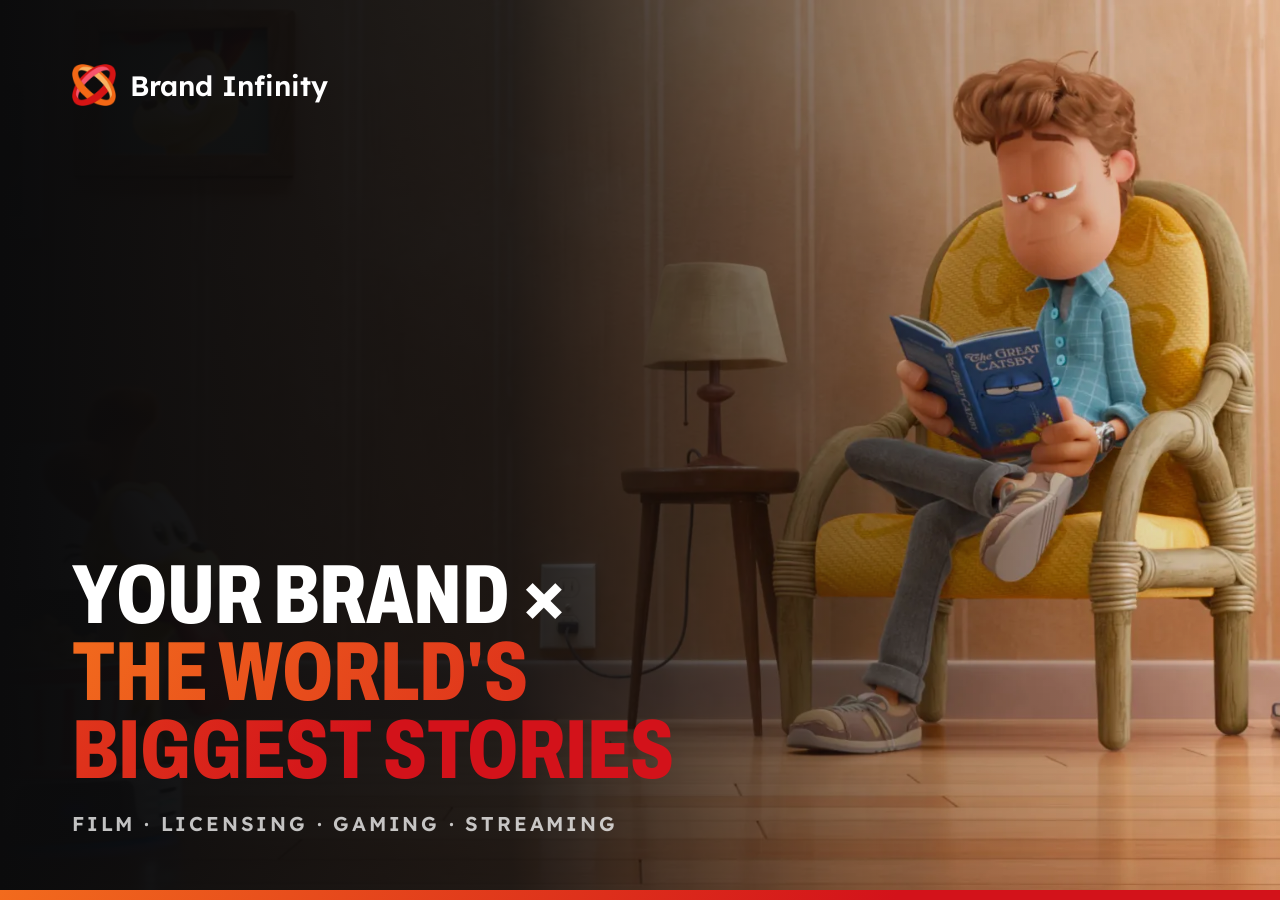
<file: tools/og.html>
<!doctype html>
<html><head><meta charset="utf-8">
<link href="https://fonts.googleapis.com/css2?family=Archivo:wdth,wght@62..125,300..900&family=Lexend:wght@400;600&display=swap" rel="stylesheet">
<style>
  html,body{margin:0;width:1200px;height:630px;overflow:hidden;background:#0b0b0c;color:#fff;font-family:Lexend,sans-serif}
  .bg{position:absolute;inset:0;background:url(../assets/video/roborock-garfield.webp) 70% center/cover}
  .shade{position:absolute;inset:0;background:linear-gradient(90deg,#0b0b0c 0%,rgba(11,11,12,.88) 40%,rgba(11,11,12,.2) 75%,rgba(11,11,12,.05))}
  .bar{position:absolute;left:0;right:0;bottom:0;height:10px;background:linear-gradient(120deg,#f26b1d,#d3121a 70%)}
  .in{position:absolute;left:72px;top:64px;bottom:64px;width:680px;display:flex;flex-direction:column}
  .logo{display:flex;align-items:center;gap:14px;font-weight:600;font-size:28px}
  .logo img{width:44px}
  h1{margin:auto 0 22px;font:800 84px/.92 Archivo,sans-serif;font-variation-settings:"wdth" 72;text-transform:uppercase}
  h1 span{background:linear-gradient(120deg,#f26b1d,#d3121a 70%);-webkit-background-clip:text;color:transparent}
  p{margin:0;font-size:20px;letter-spacing:.14em;text-transform:uppercase;color:rgba(255,255,255,.75);font-weight:600}
</style></head>
<body><div class="bg"></div><div class="shade"></div>
<div class="in">
  <div class="logo"><img src="../assets/mark.png" alt="">Brand Infinity</div>
  <h1>Your brand ×<br><span>the world's biggest stories</span></h1>
  <p>Film · Licensing · Gaming · Streaming</p>
</div><div class="bar"></div></body></html>
</file>
<file: styles.css>
/* ==========================================================================
   Brand Infinity — styles
   One spacing scale, one section header pattern, uniform grids.
   ========================================================================== */

:root {
  --paper: #efece6;
  --paper-2: #e3dfd7;
  --white: #ffffff;
  --ink: #141414;
  --ink-2: #5f5b55;
  --rule: rgba(20, 20, 20, .14);
  --red: #e1121f;
  --dark: #0e0e0f;

  --wrap: 1320px;
  --gut: clamp(16px, 3vw, 40px);     /* page side padding */
  --gap: clamp(16px, 2vw, 28px);     /* grid gap */
  --sec: clamp(88px, 11vw, 150px);   /* section spacing */

  --display: "Archivo", "Helvetica Neue", Arial, sans-serif;
  --mono: "IBM Plex Mono", ui-monospace, Menlo, monospace;
}

*, *::before, *::after { box-sizing: border-box; }
html { scroll-behavior: smooth; scroll-padding-top: 72px; }
body { margin: 0; background: var(--paper); color: var(--ink); font: 400 17px/1.55 var(--display); -webkit-font-smoothing: antialiased; overflow-x: hidden; }
img, video { display: block; max-width: 100%; }
a { color: inherit; }
button { font: inherit; color: inherit; background: none; border: 0; padding: 0; cursor: pointer; }
:focus-visible { outline: 2px solid var(--red); outline-offset: 3px; }
::selection { background: var(--red); color: #fff; }
[hidden] { display: none !important; }

.wrap { width: min(var(--wrap), 100% - 2 * var(--gut)); margin-inline: auto; }
.mono { font-family: var(--mono); font-size: 12px; letter-spacing: .04em; text-transform: uppercase; line-height: 1.5; }
.muted { color: var(--ink-2); }
.k { display: block; color: var(--ink-2); margin-bottom: 4px; }

/* Buttons */
.btn { display: inline-flex; align-items: center; gap: 10px; padding: 14px 22px; background: var(--ink); color: #fff; text-decoration: none; font-weight: 600; font-size: 15px; transition: background .2s, color .2s, border-color .2s; border: 1px solid transparent; }
.btn:hover { background: var(--red); }
.btn-light { background: #fff; color: var(--ink); }
.btn-light:hover { background: var(--red); color: #fff; }
.btn-ghost-light { background: transparent; color: #fff; border-color: rgba(255,255,255,.6); }
.btn-ghost-light:hover { background: #fff; color: var(--ink); }
.circle { width: 52px; height: 52px; border-radius: 50%; border: 1px solid var(--ink); display: grid; place-items: center; font-size: 20px; transition: background .2s, color .2s, border-color .2s; }
.circle:hover { background: var(--ink); color: #fff; }

/* --------------------------------------------------------------------------
   Header
   -------------------------------------------------------------------------- */
.hdr { position: fixed; inset: 0 0 auto; z-index: 40; height: 64px; display: flex; align-items: center; gap: 32px; padding: 0 var(--gut); background: rgba(239,236,230,.92); backdrop-filter: blur(10px); border-bottom: 1px solid var(--rule); transition: background .3s, color .3s, border-color .3s; }
.hdr.on-dark { background: transparent; color: #fff; border-color: transparent; backdrop-filter: none; }
.logo { display: flex; align-items: center; gap: 10px; text-decoration: none; font-weight: 700; font-size: 17px; margin-right: auto; }
.hdr-nav { display: flex; gap: 28px; }
.hdr-nav a { text-decoration: none; font-size: 15px; opacity: .85; transition: opacity .2s; }
.hdr-nav a:hover { opacity: 1; text-decoration: underline; text-underline-offset: 6px; }
.hdr-cta { text-decoration: none; font-size: 14px; font-weight: 600; padding: 9px 16px; background: var(--ink); color: #fff; transition: background .2s, color .2s; }
.hdr.on-dark .hdr-cta { background: #fff; color: var(--ink); }
.hdr-cta:hover, .hdr.on-dark .hdr-cta:hover { background: var(--red); color: #fff; }
.hdr-menu { display: none; }

/* --------------------------------------------------------------------------
   Hero — full-screen campaign montage
   -------------------------------------------------------------------------- */
.hero { position: relative; min-height: 100svh; display: flex; align-items: flex-end; color: #fff; background: var(--dark); overflow: hidden; }
.hero-bg, .hero-shade { position: absolute; inset: 0; }
.hero-media { position: absolute; inset: 0; width: 100%; height: 100%; object-fit: cover; opacity: 0; transform: scale(1.04); transition: opacity 1s ease, transform 6s ease; }
.hero-media.is-on { opacity: 1; transform: scale(1); }
.hero-shade { background: linear-gradient(to top, rgba(10,10,12,.92) 0%, rgba(10,10,12,.55) 45%, rgba(10,10,12,.35) 100%); }
.hero-inner { position: relative; width: min(var(--wrap), 100% - 2 * var(--gut)); margin: 0 auto; padding: 140px 0 clamp(32px, 5vw, 56px); }
.hero-title { margin: 0; max-width: 16ch; font-weight: 800; text-transform: uppercase; font-variation-settings: "wdth" 72; font-size: clamp(42px, 7.4vw, 124px); line-height: .92; letter-spacing: -.01em; }
.kw { position: relative; display: inline-block; text-decoration: none; color: #fff; transition: color .3s; }
.kw::after { content: ""; position: absolute; left: 0; right: 0; bottom: .02em; height: .07em; background: currentColor; transform: scaleX(0); transform-origin: left; transition: transform .45s cubic-bezier(.2,.7,.2,1); }
.kw.is-on, .kw:hover, .kw:focus-visible { color: var(--red); }
.kw.is-on::after, .kw:hover::after { transform: scaleX(1); }
.hero-foot { display: flex; justify-content: space-between; align-items: center; gap: 24px; flex-wrap: wrap; margin-top: clamp(28px, 4vw, 48px); padding-top: 20px; border-top: 1px solid rgba(255,255,255,.25); }
.hero-now { margin: 0; color: rgba(255,255,255,.8); display: flex; align-items: center; gap: 10px; flex-wrap: wrap; }
.hero-now span:last-child { color: #fff; }
.dot { width: 8px; height: 8px; border-radius: 50%; background: var(--red); animation: pulse 1.6s infinite; }
@keyframes pulse { 50% { opacity: .3; } }
.hero-ctas { display: flex; gap: 12px; flex-wrap: wrap; }

/* Intro strip */
.strip { padding: clamp(48px, 6vw, 80px) 0; }
.strip-grid { display: grid; grid-template-columns: 1.3fr 1fr; gap: var(--gap) 64px; align-items: end; }
.strip-lead { margin: 0; font-size: clamp(22px, 2.4vw, 34px); line-height: 1.2; font-weight: 500; letter-spacing: -.01em; max-width: 30ch; }
.facts { display: grid; grid-template-columns: repeat(3, 1fr); gap: var(--gap); margin: 0; }
.facts div { border-top: 1px solid var(--ink); padding-top: 10px; }
.facts dt { color: var(--ink-2); }
.facts dd { margin: 4px 0 0; font-size: clamp(20px, 2vw, 28px); font-weight: 700; }

/* --------------------------------------------------------------------------
   Section header pattern (used by every section)
   -------------------------------------------------------------------------- */
.sec { padding-top: var(--sec); }
.strip + .sec { padding-top: clamp(40px, 5vw, 64px); }
.sec-head { display: grid; grid-template-columns: 56px 1fr auto; gap: 8px 24px; align-items: end; padding-top: 16px; border-top: 1px solid var(--ink); margin-bottom: clamp(32px, 4vw, 56px); }
.sec-no { align-self: start; padding-top: 6px; color: var(--ink-2); }
.sec-title { margin: 0; font-weight: 800; text-transform: uppercase; font-variation-settings: "wdth" 72; font-size: clamp(36px, 5vw, 72px); line-height: .95; letter-spacing: -.01em; max-width: 24ch; }
.sec-aside { margin: 0; text-align: right; }
.sub-head { display: flex; justify-content: space-between; align-items: center; gap: 16px 32px; flex-wrap: wrap; padding: 14px 0; border-top: 1px solid var(--rule); border-bottom: 1px solid var(--rule); margin: clamp(64px, 8vw, 110px) 0 var(--gap); }
.sub-title { margin: 0; font-size: 20px; font-weight: 700; }
.sub-title sup { font: 500 11px var(--mono); color: var(--ink-2); margin-left: 4px; }

/* --------------------------------------------------------------------------
   Media frame — one treatment for every image tile.
   Images close to the frame's shape fill it; others sit inside it, uncropped.
   -------------------------------------------------------------------------- */
.frame { position: relative; display: block; overflow: hidden; background: var(--paper-2); aspect-ratio: 4 / 3; }
.frame > img, .frame > video { position: absolute; inset: 0; width: 100%; height: 100%; object-fit: contain; transition: transform .8s cubic-bezier(.2,.7,.2,1); }
.frame.fit > img, .frame > video { object-fit: cover; }
.frame.white { background: var(--white); }

/* --------------------------------------------------------------------------
   01 Carousel
   -------------------------------------------------------------------------- */
.car-nav { display: flex; align-items: center; gap: 12px; }
.car-nav .mono { margin-right: 8px; color: var(--ink-2); }
.carousel { position: relative; }
.car-track { display: flex; gap: var(--gap); overflow-x: auto; scroll-snap-type: x mandatory; scrollbar-width: none; padding-inline: max(var(--gut), (100% - var(--wrap)) / 2); scroll-padding-inline: max(var(--gut), (100% - var(--wrap)) / 2); }
.car-track::-webkit-scrollbar { display: none; }
.slide { flex: 0 0 min(76%, 980px); scroll-snap-align: start; text-decoration: none; color: inherit; }
.slide .frame { aspect-ratio: 16 / 9; background: var(--dark); }
.slide:hover .frame > img, .slide:hover .frame > video { transform: scale(1.02); }
.slide-cap { display: flex; justify-content: space-between; align-items: baseline; gap: 16px; padding-top: 14px; }
.slide-cap h3 { margin: 0; font-size: clamp(18px, 1.8vw, 24px); font-weight: 700; letter-spacing: -.01em; }
.slide-cap h3 i, .tile-cap h3 i { font-style: normal; color: var(--red); font-weight: 400; margin: 0 .2em; }
.slide-cap .mono { color: var(--ink-2); white-space: nowrap; }
.car-foot { display: flex; justify-content: space-between; align-items: center; gap: 16px; padding-top: 22px; }
.car-dots { display: flex; gap: 8px; flex-wrap: wrap; }
.car-dots button { width: 28px; height: 4px; background: var(--rule); transition: background .3s, width .3s; }
.car-dots button[aria-selected="true"] { background: var(--ink); width: 48px; }
.car-hint { margin: 0; }

/* --------------------------------------------------------------------------
   All projects grid + products: identical tidy grids
   -------------------------------------------------------------------------- */
.tools { display: flex; gap: 28px; flex-wrap: wrap; align-items: center; }
.filters, .views { display: flex; gap: 6px; flex-wrap: wrap; }
.filters button, .views button { padding: 6px 10px; border: 1px solid transparent; color: var(--ink-2); transition: color .2s, border-color .2s, background .2s; }
.filters button sup { font-size: 9px; margin-left: 2px; }
.filters button:hover, .views button:hover { color: var(--ink); border-color: var(--rule); }
.filters .is-on, .views .is-on { background: var(--ink); color: #fff; border-color: var(--ink); }
.filters .is-on:hover, .views .is-on:hover { color: #fff; }

.grid, .tiles { list-style: none; margin: 0; padding: 0; display: grid; grid-template-columns: repeat(3, minmax(0, 1fr)); gap: clamp(28px, 3vw, 44px) var(--gap); }
.tile { display: block; text-decoration: none; color: inherit; }
.tile.hide { display: none; }
.tile:hover .frame > img { transform: scale(1.03); }
.tile-cap { display: grid; grid-template-columns: auto minmax(0, 1fr) auto; gap: 12px; align-items: baseline; padding-top: 12px; }
.tile-cap .n, .tile-cap .d { color: var(--ink-2); }
.tile-cap h3 { margin: 0; font-size: 17px; font-weight: 600; line-height: 1.3; }
.tile-cta { display: flex; flex-direction: column; justify-content: space-between; aspect-ratio: 4 / 3; padding: clamp(20px, 2.4vw, 32px); background: var(--ink); color: #fff; text-decoration: none; transition: background .3s; }
.tile-cta:hover { background: var(--red); }
.tile-cta strong { font-weight: 800; text-transform: uppercase; font-variation-settings: "wdth" 72; font-size: clamp(30px, 3vw, 46px); line-height: .95; }
.tile-cta strong i { font-style: normal; color: var(--red); }
.tile-cta:hover strong i { color: #fff; }

/* List view */
.index { position: relative; }
.index-head, .row { display: grid; grid-template-columns: 56px 1.1fr 1.6fr 1fr 1.4fr; gap: 16px; align-items: baseline; }
.index-head { color: var(--ink-2); padding-bottom: 10px; border-bottom: 1px solid var(--ink); }
.index ol { list-style: none; margin: 0; padding: 0; }
.row { padding: 18px 0; border-bottom: 1px solid var(--rule); text-decoration: none; color: inherit; transition: color .2s, padding .3s; }
.row .b { font-weight: 800; text-transform: uppercase; font-variation-settings: "wdth" 75; font-size: clamp(20px, 2vw, 30px); line-height: 1; }
.row .mono { color: var(--ink-2); }
.index:hover .row { color: rgba(20,20,20,.35); }
.index .row:hover { color: var(--ink); padding-left: 8px; }
.row.hide { display: none; }
.hover-img { position: fixed; left: 0; top: 0; width: 280px; pointer-events: none; z-index: 30; opacity: 0; transform: translate(-50%, -50%); transition: opacity .2s; }
.hover-img.on { opacity: 1; }
.hover-img img { width: 100%; height: auto; }

/* --------------------------------------------------------------------------
   03 Partners — grouped rows of logos
   -------------------------------------------------------------------------- */
.partners { background: var(--white); }
.pgroup { display: grid; grid-template-columns: 220px 1fr; gap: var(--gap); padding: clamp(20px, 2.4vw, 32px); border-bottom: 1px solid var(--rule); }
.pgroup:last-child { border-bottom: 0; }
.pgroup h3 { margin: 0; font-size: 15px; font-weight: 700; line-height: 1.3; }
.pgroup h3 .mono { display: block; color: var(--ink-2); font-weight: 400; margin-top: 4px; }
.plogos { list-style: none; margin: 0; padding: 0; display: grid; grid-template-columns: repeat(6, minmax(0, 1fr)); gap: 8px var(--gap); }
.plogos li { height: 72px; display: grid; place-items: center; }
.plogos img { max-height: 48px; max-width: 100%; width: auto; object-fit: contain; transition: transform .3s; }
.plogos li:hover img { transform: scale(1.08); }

/* --------------------------------------------------------------------------
   04 Services
   -------------------------------------------------------------------------- */
.svc { list-style: none; margin: 0; padding: 0; }
.svc > li { border-bottom: 1px solid var(--rule); }
.svc > li:first-child { border-top: 1px solid var(--rule); }
.svc-row { width: 100%; display: grid; grid-template-columns: 56px 1fr 32px; gap: 0 24px; align-items: center; text-align: left; padding: clamp(18px, 2vw, 26px) 0; }
.svc-row .n { color: var(--ink-2); }
.svc-row .t { font-weight: 800; text-transform: uppercase; font-variation-settings: "wdth" 72; font-size: clamp(26px, 3.4vw, 48px); line-height: 1; transition: color .2s; }
.svc-row:hover .t { color: var(--red); }
.pm { position: relative; width: 20px; height: 20px; justify-self: end; }
.pm::before, .pm::after { content: ""; position: absolute; left: 0; right: 0; top: 50%; height: 2px; background: currentColor; transition: transform .3s; }
.pm::after { transform: rotate(90deg); }
.svc-row[aria-expanded="true"] .pm::after { transform: rotate(0); }
.svc-body { display: grid; grid-template-columns: 56px minmax(0, 1fr) minmax(0, 1fr); gap: 16px 24px; padding: 0 0 clamp(24px, 3vw, 36px); }
.svc-body > * { grid-column: 2; }
.svc-body p { margin: 0; font-size: 18px; max-width: 52ch; }
.svc-body .scope { grid-column: 3; grid-row: 1 / span 3; list-style: none; margin: 0; padding: 0; columns: 2; column-gap: 24px; }
.svc-body .scope li { padding: 7px 0; border-bottom: 1px solid var(--rule); break-inside: avoid; }
.models { display: grid; grid-template-columns: repeat(3, 1fr); gap: 16px; margin: 8px 0 0; }
.models div { border-top: 1px solid var(--ink); padding-top: 10px; }
.models dt { font-weight: 700; }
.models dd { margin: 4px 0 0; color: var(--ink-2); font-size: 15px; }

/* --------------------------------------------------------------------------
   05 About / 06 Contact
   -------------------------------------------------------------------------- */
.about-cols, .contact-cols { display: grid; grid-template-columns: 1fr 1fr; gap: var(--gap) clamp(32px, 6vw, 96px); }
.about-lead { margin: 0; font-size: clamp(24px, 2.6vw, 38px); line-height: 1.18; font-weight: 500; letter-spacing: -.01em; }
.about-body p { margin: 0 0 1em; color: var(--ink-2); font-size: 18px; }

.contact { padding-bottom: var(--sec); }
.contact-lead { margin: 0 0 24px; font-size: clamp(20px, 2vw, 26px); line-height: 1.3; max-width: 30ch; }
.big-mail { display: inline-block; margin-bottom: 32px; text-decoration: none; font-weight: 800; font-variation-settings: "wdth" 72; font-size: clamp(28px, 3.6vw, 52px); line-height: 1; border-bottom: 3px solid var(--ink); padding-bottom: 4px; transition: color .2s, border-color .2s; word-break: break-all; }
.big-mail:hover { color: var(--red); border-color: var(--red); }
.contact-info .mono { margin: 0; }
.form { display: grid; gap: 20px; }
.form > label { display: grid; grid-template-columns: 110px 1fr; align-items: baseline; border-bottom: 1px solid var(--ink); padding-bottom: 6px; }
.form > label span { color: var(--ink-2); }
input, textarea { width: 100%; border: 0; background: transparent; color: var(--ink); font: 400 18px/1.4 var(--display); padding: 4px 0; resize: vertical; }
input:focus, textarea:focus { outline: 0; }
.form > label:focus-within { border-color: var(--red); }
.form > label.invalid { border-color: var(--red); }
.form > label.invalid span { color: var(--red); }
fieldset { border: 0; margin: 0; padding: 0; display: grid; grid-template-columns: 110px 1fr; align-items: baseline; }
legend { float: left; color: var(--ink-2); padding: 0; }
.checks { display: flex; flex-wrap: wrap; gap: 8px; }
.checks label { cursor: pointer; }
.checks input { position: absolute; opacity: 0; width: 1px; height: 1px; }
.checks span { display: inline-block; padding: 6px 12px; border: 1px solid var(--ink); font-size: 15px; transition: background .2s, color .2s; }
.checks input:checked + span { background: var(--ink); color: #fff; }
.checks input:focus-visible + span { outline: 2px solid var(--red); outline-offset: 2px; }
.form-foot { display: flex; align-items: center; gap: 20px; flex-wrap: wrap; margin-top: 8px; }
.form-foot p { margin: 0; }

/* Footer */
.ftr { border-top: 1px solid var(--ink); padding-bottom: 20px; }
.ftr-word { margin: 0; font-weight: 900; text-transform: uppercase; font-variation-settings: "wdth" 62; font-size: min(15.4vw, 214px); line-height: .82; letter-spacing: -.02em; white-space: nowrap; padding-top: 3vw; }
.ftr-row { display: flex; justify-content: space-between; gap: 16px; flex-wrap: wrap; padding-top: 18px; color: var(--ink-2); }
.ftr-row a { text-decoration: none; }

/* --------------------------------------------------------------------------
   Case study overlay
   -------------------------------------------------------------------------- */
.case { position: fixed; inset: 0; z-index: 60; background: var(--paper); overflow-y: auto; overscroll-behavior: contain; animation: rise .5s cubic-bezier(.2,.7,.2,1); }
@keyframes rise { from { transform: translateY(100%); } }
.case-bar { position: sticky; top: 0; z-index: 2; display: grid; grid-template-columns: 1fr auto 1fr; align-items: center; height: 64px; padding: 0 var(--gut); background: var(--paper); border-bottom: 1px solid var(--rule); }
.case-bar > button { justify-self: start; }
.case-bar > div { justify-self: end; color: var(--ink-2); }
.case-bar button:hover { color: var(--red); }
.case-inner { width: min(var(--wrap), 100% - 2 * var(--gut)); margin: 0 auto; padding: clamp(40px, 6vw, 88px) 0 48px; }
.case-title { margin: 0 0 clamp(28px, 4vw, 48px); font-weight: 800; text-transform: uppercase; font-variation-settings: "wdth" 72; font-size: clamp(40px, 6.4vw, 104px); line-height: .92; }
.case-title i { font-style: normal; color: var(--red); font-weight: 400; }
.case-meta { display: grid; grid-template-columns: repeat(4, 1fr) 1.6fr; gap: 24px; padding-top: 14px; border-top: 1px solid var(--ink); margin-bottom: clamp(36px, 5vw, 64px); }
.case-meta p { margin: 0; }
.case-meta .sum { font: 400 clamp(17px, 1.4vw, 21px)/1.45 var(--display); text-transform: none; letter-spacing: 0; }
.case-media { display: grid; gap: var(--gap); }
.case-media img, .case-media video { width: 100%; height: auto; max-height: 88vh; object-fit: contain; background: var(--paper-2); }
.case-media .pair { display: grid; grid-template-columns: 1fr 1fr; gap: var(--gap); align-items: start; }
.case-cta { display: grid; grid-template-columns: 1fr 1fr; gap: var(--gap); margin-top: clamp(56px, 7vw, 100px); border-top: 1px solid var(--ink); }
.case-cta a, .case-cta button { text-align: left; text-decoration: none; padding-top: 18px; }
.case-cta strong { display: block; margin-top: 8px; font-weight: 800; text-transform: uppercase; font-variation-settings: "wdth" 72; font-size: clamp(28px, 3.6vw, 56px); line-height: .95; }
.case-cta a:hover strong, .case-cta button:hover strong { color: var(--red); }
body.lock { overflow: hidden; }

/* --------------------------------------------------------------------------
   Responsive
   -------------------------------------------------------------------------- */
@media (max-width: 1100px) {
  .plogos { grid-template-columns: repeat(4, minmax(0, 1fr)); }
}
@media (max-width: 980px) {
  .hdr-nav { gap: 18px; }
  .strip-grid, .about-cols, .contact-cols { grid-template-columns: 1fr; }
  .grid, .tiles { grid-template-columns: repeat(2, minmax(0, 1fr)); }
  .tile-cta { grid-column: 1 / -1; aspect-ratio: auto; min-height: 200px; }
  .slide { flex-basis: 84%; }
  .pgroup { grid-template-columns: 1fr; }
  .svc-body { grid-template-columns: 56px 1fr; }
  .svc-body .scope { grid-column: 2; grid-row: auto; }
  .case-meta { grid-template-columns: 1fr 1fr; }
  .case-meta .sum { grid-column: 1 / -1; }
  .index-head, .row { grid-template-columns: 44px 1fr 1fr; }
  .index-head span:nth-child(n+4), .row > :nth-child(n+4) { display: none; }
}
@media (max-width: 760px) {
  .hdr { gap: 16px; }
  .hdr-cta { display: none; }
  .hdr-menu { display: block; }
  .hdr-nav { position: fixed; top: 64px; left: 0; right: 0; flex-direction: column; gap: 0; padding: 8px var(--gut) 24px; background: var(--paper); color: var(--ink); border-bottom: 1px solid var(--ink); transform: translateY(-110%); visibility: hidden; transition: transform .35s, visibility 0s .35s; z-index: -1; }
  .hdr-nav.open { transform: none; visibility: visible; transition: transform .35s; }
  .hdr-nav a { font-size: 30px; font-weight: 800; text-transform: uppercase; font-variation-settings: "wdth" 72; padding: 10px 0; border-bottom: 1px solid var(--rule); opacity: 1; }
  .hero-inner { padding-bottom: 32px; }
  .hero-foot { flex-direction: column; align-items: flex-start; }
  .sec-head { grid-template-columns: 1fr auto; }
  .sec-no { display: none; }
  .sec-head > p.sec-aside { grid-column: 1 / -1; text-align: left; }
  .car-nav .mono { display: none; }
  .circle { width: 44px; height: 44px; }
  .slide { flex-basis: 88%; }
  .car-hint { display: none; }
  .tools { width: 100%; justify-content: space-between; }
  .plogos { grid-template-columns: repeat(3, minmax(0, 1fr)); }
  .plogos li { height: 60px; }
  .plogos img { max-height: 38px; }
  .svc-row { grid-template-columns: 40px 1fr 24px; gap: 0 12px; }
  .svc-body { grid-template-columns: 1fr; }
  .svc-body > *, .svc-body .scope { grid-column: 1; }
  .svc-body .scope { columns: 1; }
  .models { grid-template-columns: 1fr; }
  .form > label, fieldset { grid-template-columns: 1fr; gap: 4px; }
  .case-media .pair, .case-cta { grid-template-columns: 1fr; }
  .index-head, .row { grid-template-columns: 34px 1fr; }
  .index-head span:nth-child(n+3), .row > :nth-child(n+3) { display: none; }
}
@media (max-width: 520px) {
  .grid { grid-template-columns: 1fr; }
  .tiles { grid-template-columns: repeat(2, minmax(0, 1fr)); gap: 20px 12px; }
  .tiles .tile-cap { grid-template-columns: 1fr; gap: 2px; }
  .facts dd { font-size: 18px; }
}
/* --- Refinements after review --- */
.hero-shade { background: linear-gradient(to top, rgba(10,10,12,.94) 0%, rgba(10,10,12,.7) 40%, rgba(10,10,12,.5) 100%); }
.hero-title { max-width: 19ch; font-size: clamp(40px, 6.4vw, 108px); }
.plogos { grid-template-columns: repeat(8, minmax(0, 1fr)); }
.plogos img { max-height: 56px; max-width: 88%; }
@media (max-width: 1100px) { .plogos { grid-template-columns: repeat(6, minmax(0, 1fr)); } }
@media (max-width: 760px)  { .plogos { grid-template-columns: repeat(4, minmax(0, 1fr)); } .plogos img { max-height: 44px; } }
@media (max-width: 520px) {
  .grid { grid-template-columns: repeat(2, minmax(0, 1fr)); gap: 20px 12px; }
  .grid .tile-cap { grid-template-columns: 1fr; gap: 2px; }
  .grid .tile-cap h3 { font-size: 15px; }
  .grid .tile-cap .d { display: none; }
  .tile-cta strong { font-size: 30px; }
  .plogos { grid-template-columns: repeat(3, minmax(0, 1fr)); }
}

/* --- Round 3: no numbering, hook elements, LinkedIn, footer --- */
.sec-head { grid-template-columns: 1fr auto; }
.svc-row { grid-template-columns: 1fr 32px; }
.svc-body { grid-template-columns: minmax(0, 1fr) minmax(0, 1fr); }
.svc-body > * { grid-column: 1; }
.svc-body .scope { grid-column: 2; }

.hdr-li { display: grid; place-items: center; width: 36px; height: 36px; opacity: .85; transition: opacity .2s, color .2s; }
.hdr-li:hover { opacity: 1; color: var(--red); }
.li-link { display: inline-flex; align-items: center; gap: 8px; text-decoration: none; }
.li-link:hover { color: var(--red); }
.btn svg { flex: none; }

.hero-eyebrow { margin: 0 0 18px; color: rgba(255,255,255,.85); display: inline-block; padding: 6px 10px; border: 1px solid rgba(255,255,255,.35); }
.trusted { display: flex; align-items: center; gap: 28px; margin-top: 28px; padding-top: 22px; border-top: 1px solid rgba(255,255,255,.18); }
.trusted p { margin: 0; color: rgba(255,255,255,.6); white-space: nowrap; }
.trusted ul { list-style: none; margin: 0; padding: 0; display: flex; align-items: center; gap: clamp(20px, 3vw, 44px); flex-wrap: wrap; }
.trusted img { height: 26px; width: auto; max-width: 110px; object-fit: contain; filter: brightness(0) invert(1); opacity: .8; transition: opacity .2s; }
.trusted li:hover img { opacity: 1; }

/* IP ticker */
.ticker { background: var(--red); color: #fff; padding: 22px 0 26px; overflow: hidden; }
.ticker-label { margin: 0 0 8px; padding: 0 var(--gut); color: rgba(255,255,255,.8); max-width: calc(var(--wrap) + 2 * var(--gut)); margin-inline: auto; }
.ticker-track { display: flex; width: max-content; animation: tick 40s linear infinite; }
.ticker:hover .ticker-track { animation-play-state: paused; }
.ticker-run { display: flex; align-items: center; }
.ticker-run span { font-weight: 800; text-transform: uppercase; font-variation-settings: "wdth" 72; font-size: clamp(36px, 5.4vw, 84px); line-height: 1; padding: 0 .35em; white-space: nowrap; }
.ticker-run i { font-style: normal; font-size: clamp(18px, 2vw, 28px); opacity: .7; }
@keyframes tick { to { transform: translateX(-50%); } }

/* Mid-page CTA band */
.cta-band { margin-top: var(--sec); background: var(--dark); color: #fff; padding: clamp(56px, 8vw, 110px) 0; }
.cta-band-grid { display: grid; grid-template-columns: 1.2fr 1fr; gap: 32px clamp(32px, 6vw, 96px); align-items: end; }
.cta-band-title { margin: 0; font-weight: 800; text-transform: uppercase; font-variation-settings: "wdth" 72; font-size: clamp(38px, 5.4vw, 84px); line-height: .92; }
.cta-band-title span { color: var(--red); }
.cta-band-side p { margin: 0 0 24px; font-size: 18px; color: rgba(255,255,255,.8); max-width: 42ch; }
.cta-band-btns { display: flex; gap: 12px; flex-wrap: wrap; }

/* Contact details */
.contact-meta { display: grid; grid-template-columns: 1fr 1fr; gap: 24px; }
.contact-meta p { margin: 0; }
.contact-meta a { text-transform: none; font-family: var(--display); font-size: 16px; font-weight: 600; letter-spacing: 0; }

/* Footer */
.ftr { padding-top: clamp(48px, 6vw, 80px); }
.ftr-cols { display: grid; grid-template-columns: 1.6fr 1fr 1fr 1fr; gap: 32px; padding-bottom: clamp(32px, 4vw, 56px); }
.ftr-cols p { margin: 0 0 14px; }
.ftr-cols .k { margin-bottom: 8px; }
.ftr-cols a { text-decoration: none; }
.ftr-cols a:hover { color: var(--red); }
.ftr-cols ul { list-style: none; margin: 0; padding: 0; display: grid; gap: 6px; }
.ftr-logo { display: inline-flex; align-items: center; gap: 12px; margin-bottom: 16px; font-weight: 800; font-size: 22px; line-height: 1.1; }
.ftr-logo small { display: block; color: var(--red); font-size: 11px; font-weight: 500; margin-top: 2px; }
.trusted img { max-width: 120px; }
@media (max-width: 520px) { .ftr-cols { grid-template-columns: 1fr; gap: 24px; } }
.ftr-brand p { color: var(--ink-2); max-width: 34ch; }
.ftr-word { border-top: 1px solid var(--rule); }

@media (max-width: 980px) {
  .cta-band-grid { grid-template-columns: 1fr; }
  .ftr-cols { grid-template-columns: 1fr 1fr; }
  .ftr-brand { grid-column: 1 / -1; }
  .svc-body { grid-template-columns: 1fr; }
  .svc-body .scope { grid-column: 1; grid-row: auto; }
}
@media (max-width: 760px) {
  .hdr-li { margin-left: auto; }
  .logo { margin-right: 0; }
  .trusted { flex-direction: column; align-items: flex-start; gap: 14px; }
  .trusted ul { gap: 18px 24px; }
  .trusted img { height: 20px; max-width: 80px; }
  .trusted li:nth-child(n+7) { display: none; }
  .hero-eyebrow { font-size: 11px; }
  .contact-meta { grid-template-columns: 1fr; }
  .svc-row { grid-template-columns: 1fr 24px; }
}

/* ==========================================================================
   Round 4: cinematic bottom half
   ========================================================================== */

/* Dark sections re-map the colour tokens, so every component adapts */
.dark { --ink: #f4f1ec; --ink-2: rgba(244,241,236,.62); --rule: rgba(244,241,236,.16); background: #0b0b0c; color: var(--ink); }
.dark .btn { background: #fff; color: #141414; }
.dark .btn:hover { background: var(--red); color: #fff; }
.dark .checks input:checked + span { color: #141414; }
.dark ::selection { background: var(--red); }

/* Film grain on dark sections */
.grain { position: relative; isolation: isolate; }
.grain::after { content: ""; position: absolute; inset: 0; pointer-events: none; z-index: 5; opacity: .07; mix-blend-mode: overlay;
  background-image: url("data:image/svg+xml,%3Csvg xmlns='http://www.w3.org/2000/svg' width='160' height='160'%3E%3Cfilter id='n'%3E%3CfeTurbulence type='fractalNoise' baseFrequency='.9' numOctaves='2' stitchTiles='stitch'/%3E%3C/filter%3E%3Crect width='100%25' height='100%25' filter='url(%23n)'/%3E%3C/svg%3E"); }

.sec-kicker { grid-column: 1 / -1; margin: 0 0 4px; color: var(--red); }
.sec.dark { padding-bottom: var(--sec); margin-top: var(--sec); }
.sec.dark .sec-head { border-top-color: var(--rule); }

/* Services: list + changing campaign still */
.svc-wrap { display: grid; grid-template-columns: minmax(0, 5fr) minmax(0, 7fr); gap: clamp(28px, 4vw, 64px); align-items: start; }
.svc-media { position: sticky; top: 96px; margin: 0; aspect-ratio: 4 / 5; overflow: hidden; background: #000; }
.svc-media img { position: absolute; inset: 0; width: 100%; height: 100%; object-fit: cover; opacity: 0; transform: scale(1.06); transition: opacity .6s, transform 1.2s cubic-bezier(.2,.7,.2,1); }
.svc-media img.is-on { opacity: 1; transform: none; }
.svc-media::before, .svc-media::after { content: ""; position: absolute; left: 0; right: 0; height: 7%; background: #000; z-index: 1; }
.svc-media::before { top: 0; } .svc-media::after { bottom: 0; }
.svc-media figcaption { position: absolute; left: 14px; bottom: 9%; z-index: 2; padding: 6px 10px; background: rgba(0,0,0,.7); color: #fff; }
.svc-wrap .svc-body { grid-template-columns: 1fr; }
.svc-wrap .svc-body .scope { grid-column: 1; grid-row: auto; }
.svc-wrap .svc-row .t { font-size: clamp(26px, 3vw, 44px); }

/* Why us: widescreen scene with letterbox bars */
.scene { position: relative; overflow: hidden; color: #fff; background: #000; padding: calc(9vh + clamp(48px, 7vw, 100px)) 0; }
.scene::before { content: ""; position: absolute; inset: 0; z-index: 2; pointer-events: none; border-top: 9vh solid #000; border-bottom: 9vh solid #000; }
.scene-bg, .scene-shade { position: absolute; inset: 0; }
.scene-bg img { width: 100%; height: 100%; object-fit: cover; transform: scale(1.05); }
.scene-shade { background: linear-gradient(90deg, rgba(0,0,0,.92) 0%, rgba(0,0,0,.75) 50%, rgba(0,0,0,.45) 100%); }
.scene-inner { position: relative; z-index: 3; }
.scene-title { margin: 0 0 clamp(28px, 4vw, 48px); font-weight: 800; text-transform: uppercase; font-variation-settings: "wdth" 72; font-size: clamp(48px, 8.4vw, 140px); line-height: .88; max-width: 12ch; }
.scene-title span { color: var(--red); }
.scene-cols { display: grid; grid-template-columns: repeat(3, minmax(0, 1fr)); gap: var(--gap) clamp(24px, 3vw, 48px); max-width: 1100px; }
.scene-cols p { margin: 0; font-size: 17px; color: rgba(255,255,255,.82); }
.scene-cols p:first-child { color: #fff; font-size: 19px; }
.credits { display: grid; grid-template-columns: repeat(4, minmax(0, 1fr)); gap: var(--gap); margin: clamp(40px, 5vw, 64px) 0 0; padding-top: 18px; border-top: 1px solid rgba(255,255,255,.25); }
.credits dt { color: rgba(255,255,255,.6); }
.credits dd { margin: 4px 0 0; font-weight: 800; text-transform: uppercase; font-variation-settings: "wdth" 72; font-size: clamp(22px, 2.4vw, 36px); line-height: 1; }

/* Contact: "coming soon" poster */
.poster { position: relative; overflow: hidden; margin-top: 0; }
.scene + .poster { margin-top: 0; }
.poster-bg { position: absolute; inset: 0; z-index: -1; }
.poster-bg img { width: 100%; height: 100%; object-fit: cover; opacity: .22; filter: saturate(1.2); }
.poster-bg::after { content: ""; position: absolute; inset: 0; background: linear-gradient(to bottom, #0b0b0c 0%, rgba(11,11,12,.6) 40%, #0b0b0c 100%); }
.poster .sec-head { border-top: 0; }
.poster-title { font-size: clamp(44px, 7vw, 116px); line-height: .9; max-width: 16ch; }
.poster-title span { color: var(--red); }
.poster .big-mail { border-bottom-color: var(--red); }

/* Footer: end credits */
.ftr.dark { border-top: 1px solid var(--rule); }
.ftr.dark .ftr-word { border-top-color: var(--rule); color: #fff; padding-top: 0; }
.ftr-prod { margin: 0; padding-top: clamp(24px, 3vw, 40px); color: var(--red); letter-spacing: .3em; border-top: 1px solid var(--rule); }
.ftr-prod-end { padding-top: 6px; border-top: 0; text-align: right; }
.ftr.dark .ftr-word { border-top: 0; }

@media (max-width: 980px) {
  .svc-wrap { grid-template-columns: 1fr; }
  .svc-media { position: relative; top: 0; aspect-ratio: 16 / 9; order: -1; }
  .scene-cols { grid-template-columns: 1fr; }
  .credits { grid-template-columns: 1fr 1fr; }
}
@media (max-width: 520px) {
  .scene { padding: calc(6vh + 48px) 0; }
  .scene::before { border-top-width: 6vh; border-bottom-width: 6vh; }
}

/* Round 4 polish */
.scene-bg img { filter: blur(3px) brightness(.75) saturate(1.1); transform: scale(1.08); }
.scene-shade { background: linear-gradient(90deg, rgba(0,0,0,.94) 0%, rgba(0,0,0,.82) 55%, rgba(0,0,0,.55) 100%); }
.credits dd { font-size: clamp(20px, 2vw, 30px); }
.ftr-prod { font-size: clamp(13px, 1.3vw, 18px); letter-spacing: .45em; }
@media (max-width: 520px) { .ftr .ftr-cols { grid-template-columns: 1fr; gap: 20px; } }

/* ==========================================================================
   Round 5: tighter page (about 13 → 8 screens)
   ========================================================================== */
:root { --sec: clamp(64px, 8vw, 112px); }
.vh { position: absolute; width: 1px; height: 1px; opacity: 0; pointer-events: none; }
.ticker + .sec { padding-top: clamp(56px, 6vw, 88px); }

/* All projects: collapsed to 5 + CTA, "Show all" toggle (pure CSS) */
.tile.hide { display: none !important; }
.grid .tile.more { display: none; }
#showAll:checked ~ .grid .tile.more, .grid.filtered .tile.more { display: block; }
.show-all { display: block; margin-top: var(--gap); padding: 16px; text-align: center; border: 1px solid var(--ink); font-weight: 600; cursor: pointer; transition: background .2s, color .2s; }
.show-all:hover { background: var(--ink); color: #fff; }
.show-all .less-t, #showAll:checked ~ .show-all .more-t { display: none; }
#showAll:checked ~ .show-all .less-t { display: inline; }
#showAll:focus-visible ~ .show-all { outline: 2px solid var(--red); outline-offset: 3px; }
.sub-head { margin-top: clamp(48px, 5vw, 72px); }

/* Products: one row on desktop, swipe strip on phones */
.tiles { grid-template-columns: repeat(6, minmax(0, 1fr)); gap: var(--gap); }
.tiles .frame { aspect-ratio: 1 / 1; }
.tiles .tile-cap { grid-template-columns: 1fr; gap: 2px; }
.tiles .tile-cap h3 { font-size: 15px; }

/* CTA band & partners: tighter */
.cta-band { margin-top: var(--sec); padding: clamp(44px, 6vw, 80px) 0; }
.pgroup { padding: clamp(12px, 1.4vw, 18px) clamp(16px, 2vw, 28px); grid-template-columns: 200px 1fr; align-items: center; }
.plogos li { height: 56px; }

/* Services: shorter image */
.svc-media { aspect-ratio: 4 / 3; }
.svc-row { padding: clamp(14px, 1.6vw, 20px) 0; }
.sec.dark { margin-top: var(--sec); padding-bottom: var(--sec); }

/* Why us: slimmer letterbox */
.scene { padding: calc(6vh + clamp(32px, 4.5vw, 64px)) 0; }
.scene::before { border-top-width: 6vh; border-bottom-width: 6vh; }
.scene-title { font-size: clamp(44px, 6.4vw, 108px); margin-bottom: clamp(20px, 3vw, 36px); }
.credits { margin-top: clamp(28px, 3.5vw, 44px); }

/* Footer: tighter */
.ftr { padding-top: clamp(36px, 4.5vw, 60px); }
.ftr-cols { padding-bottom: clamp(24px, 3vw, 40px); }

.sec-title { font-size: clamp(32px, 4.2vw, 62px); max-width: 30ch; }
.sec-head { margin-bottom: clamp(24px, 3vw, 40px); }
.slide { flex-basis: min(66%, 860px); }
.poster-title { font-size: clamp(38px, 5.4vw, 88px); max-width: 20ch; }
.contact-lead { margin-bottom: 16px; }
.big-mail { margin-bottom: 24px; }
.form { gap: 14px; }

.slide { min-width: 0; }
.slide .frame { width: 100%; }
@media (max-width: 760px) { .slide { flex-basis: 86%; } }
@media (max-width: 980px) {
  .grid .tile-cta { grid-column: auto; aspect-ratio: 4 / 3; min-height: 0; }
}
@media (max-width: 520px) {
  .grid .tile-cta { aspect-ratio: auto; padding: 14px; }
  .grid .tile-cta strong { font-size: 22px; }
}

@media (max-width: 1100px) { .tiles { grid-template-columns: repeat(3, minmax(0, 1fr)); } }
@media (max-width: 760px) {
  .tiles { display: flex; overflow-x: auto; scroll-snap-type: x mandatory; gap: 12px; margin-inline: calc(-1 * var(--gut)); padding: 0 var(--gut) 6px; scrollbar-width: none; }
  .tiles::-webkit-scrollbar { display: none; }
  .tiles > li { flex: 0 0 44%; scroll-snap-align: start; }
  .tiles > li:nth-child(5) { grid-column: auto; }
  .tiles > li:nth-child(5) .frame { aspect-ratio: 1 / 1; }
  .pgroup { grid-template-columns: 1fr; gap: 6px; padding: 14px 16px; }
  .pgroup h3 { font-size: 13px; }
  .plogos { grid-template-columns: repeat(4, minmax(0, 1fr)); gap: 4px 12px; }
  .plogos li { height: 44px; }
  .ftr-cols nav { display: none; }
  .ftr-brand p { display: none; }
  .scene-cols p { font-size: 15px; }
  .scene-cols p:first-child { font-size: 16px; }
  .scene-cols p:nth-child(3) { display: none; }
  .contact-lead { font-size: 18px; }
}
@media (max-width: 520px) {
  .grid .tile-cta { min-height: 150px; }
}

/* ==========================================================================
   Round 6: brand system from the Brand Infinity logo
   - Colours: brand red + orange from the rings, blended orange → red as in the mark
   - Type: Lexend (matches the wordmark) for text and labels; Archivo condensed for poster headlines
   - Motif: the two crossed rings
   ========================================================================== */
:root {
  --red: #d3121a;
  --orange: #f26b1d;
  --grad: linear-gradient(120deg, var(--orange) 0%, var(--red) 70%);
  --sans: "Lexend", "Helvetica Neue", Arial, sans-serif;
  --mono: var(--sans);
}
body { font-family: var(--sans); font-weight: 300; }
strong, b, h3, .btn, .hdr-cta, .logo, .sub-title, .tile-cap h3, .slide-cap h3, .pgroup h3, .models dt { font-weight: 500; }
input, textarea, .case-meta .sum { font-family: var(--sans); }
.mono { font-family: var(--sans); font-weight: 600; font-size: 11px; letter-spacing: .14em; }

/* Poster headlines keep the condensed display face */
.hero-title, .sec-title, .scene-title, .poster-title, .cta-band-title, .ticker-run span, .svc-row .t,
.tile-cta strong, .row .b, .case-title, .case-cta strong, .ftr-word, .credits dd, .big-mail, .facts dd {
  font-family: var(--display);
}
@media (max-width: 760px) { .hdr-nav a { font-family: var(--display); } }

/* Kickers styled like the logo tagline: bold red capitals */
.sec-kicker { color: var(--red); font-weight: 700; letter-spacing: .16em; }
.dark .sec-kicker, .scene .sec-kicker, .cta-band .sec-kicker { color: var(--orange); }
.hero-eyebrow { font-weight: 600; }

/* Highlighted words: brand gradient underline */
.kw::after { background: var(--grad); height: .08em; }
.kw.is-on, .kw:hover, .kw:focus-visible { color: #ff3b2f; }

/* Trusted by the studios: full-colour logos on white tiles */
.trusted ul { gap: 10px; }
.trusted li { width: 132px; height: 60px; display: grid; place-items: center; background: #fff; padding: 8px 14px; }
.trusted img { filter: none; opacity: 1; max-width: 100%; max-height: 40px; }
.trusted li:hover { outline: 2px solid var(--orange); outline-offset: 2px; }

/* Ticker: brand gradient with ring separators */
.ticker { background: var(--grad); }
.ticker-run i { display: inline-flex; opacity: 1; }
.ring { width: .9em; height: .9em; color: #fff; opacity: .85; }
.ticker-run i .ring { width: clamp(22px, 2.6vw, 40px); height: clamp(22px, 2.6vw, 40px); }

/* Buttons and accents pick up the brand colours */
.btn:hover, .hdr-cta:hover, .hdr.on-dark .hdr-cta:hover, .show-all:hover, .tile-cta:hover { background: var(--red); border-color: var(--red); color: #fff; }
.filters .is-on, .views .is-on { background: var(--ink); }
.dot { background: var(--orange); }
.car-dots button[aria-selected="true"] { background: var(--grad); }
.svc-row:hover .t { color: var(--orange); }

/* CTA band: the hinge into the dark half, with a large ring watermark */
.cta-band { position: relative; overflow: hidden; margin-top: var(--sec); background: #0b0b0c; }
.cta-rings { position: absolute; right: -6vw; top: 50%; width: clamp(320px, 42vw, 620px); height: clamp(320px, 42vw, 620px); transform: translateY(-50%); color: var(--orange); opacity: .22; pointer-events: none; }
.cta-band-grid { position: relative; z-index: 1; }
.cta-band-title span { background: var(--grad); -webkit-background-clip: text; background-clip: text; color: transparent; }
.cta-band + .sec.dark { margin-top: 0; border-top: 1px solid rgba(255,255,255,.08); }

/* Dark half accents */
.scene-title span, .poster-title span { background: var(--grad); -webkit-background-clip: text; background-clip: text; color: transparent; }
.poster .big-mail { border-image: var(--grad) 1; border-bottom-style: solid; }

/* Footer: ring watermark + red/orange credit */
.ftr { position: relative; overflow: hidden; }
.ftr-rings { position: absolute; right: -8vw; bottom: -10vw; width: clamp(300px, 46vw, 680px); height: clamp(300px, 46vw, 680px); color: var(--red); opacity: .12; pointer-events: none; }
.ftr .wrap { position: relative; z-index: 1; }
.ftr-prod { color: var(--orange); }

.trusted li { width: 150px; height: 68px; padding: 8px 12px; }
.trusted img { width: auto; height: auto; max-width: 100%; max-height: 50px; object-fit: contain; }
.scene + .sec.poster { margin-top: 0; }

@media (max-width: 760px) {
  .trusted ul { display: grid; grid-template-columns: repeat(3, minmax(0, 1fr)); width: 100%; gap: 8px; }
  .trusted li { width: auto; height: 48px; padding: 6px 8px; }
  .trusted li:nth-child(n+7) { display: grid; }
  .trusted img { max-height: 30px; }
  .cta-rings { right: -30vw; top: 20%; opacity: .16; }
}

/* ==========================================================================
   Round 7: one cinematic theme for the whole page
   The showcase (Our Work → Partners) moves onto the same dark, film-toned
   ground as the hero and bottom half.
   ========================================================================== */
:root {
  --paper: #0b0b0c;          /* page background */
  --paper-2: #151517;        /* image frames / raised surfaces */
  --ink: #f4f1ec;
  --ink-2: rgba(244,241,236,.6);
  --rule: rgba(244,241,236,.14);
  --dark: #060607;
}
body { background: var(--paper); color: var(--ink); }
::selection { background: var(--red); color: #fff; }

/* Primary buttons: white with dark text, red on hover */
.btn, .hdr-cta, .hdr.on-dark .hdr-cta { background: #fff; color: #141414; }
.btn:hover, .hdr-cta:hover, .hdr.on-dark .hdr-cta:hover { background: var(--red); color: #fff; }
.circle { border-color: var(--rule); color: var(--ink); }
.circle:hover { background: var(--grad); border-color: transparent; color: #fff; }

/* Header: dark glass once scrolled */
.hdr { background: rgba(11,11,12,.82); border-bottom-color: var(--rule); }
.hdr.on-dark { background: transparent; border-color: transparent; }

/* Filters / view toggles */
.filters .is-on, .views .is-on { background: #fff; color: #141414; border-color: #fff; }
.filters .is-on:hover, .views .is-on:hover { color: #141414; }
.filters .is-on sup { color: #141414; }

/* Work tiles: dark frames, brand-tinted hover */
.frame { background: var(--paper-2); }
.tile .frame, .slide .frame { outline: 1px solid var(--rule); outline-offset: -1px; transition: outline-color .3s; }
.tile:hover .frame, .slide:hover .frame { outline-color: var(--orange); }
.tile:hover h3, .slide:hover h3 { color: #fff; }
.tile-cta { background: var(--grad); color: #fff; position: relative; overflow: hidden; }
.tile-cta::after { content: ""; position: absolute; right: -18%; bottom: -30%; width: 70%; aspect-ratio: 1; background: url("data:image/svg+xml,%3Csvg xmlns='http://www.w3.org/2000/svg' viewBox='0 0 100 100'%3E%3Cg fill='none' stroke='%23fff' stroke-width='6' opacity='.22'%3E%3Cellipse cx='50' cy='50' rx='46' ry='24' transform='rotate(45 50 50)'/%3E%3Cellipse cx='50' cy='50' rx='46' ry='24' transform='rotate(-45 50 50)'/%3E%3C/g%3E%3C/svg%3E") center / contain no-repeat; pointer-events: none; }
.tile-cta strong i { color: #141414; }
.tile-cta:hover { background: var(--red); }
.show-all { border-color: var(--rule); }
.show-all:hover { background: #fff; color: #141414; border-color: #fff; }
.car-dots button { background: var(--rule); }
.index:hover .row { color: rgba(244,241,236,.3); }
.index .row:hover { color: #fff; }

/* Section heads: thin light rule + orange kicker */
.sec-head { border-top-color: var(--rule); }
.sub-head { border-color: var(--rule); }

/* Products: keep product shots on white cards (they're cut-outs) */
.tiles .frame.white { background: #fff; outline: 0; }
.tiles .tile:hover .frame { box-shadow: 0 0 0 2px var(--orange); }

/* Partners: dark panel, each logo on its own white chip (like the hero's studio tiles) */
.partners { background: transparent; border-top: 1px solid var(--rule); }
.pgroup { border-bottom-color: var(--rule); padding-left: 0; padding-right: 0; }
.pgroup h3 { color: var(--ink); }
.plogos { gap: 10px; }
.plogos li { background: #fff; height: 64px; padding: 8px 12px; transition: transform .25s, box-shadow .25s; }
.plogos li:hover { transform: translateY(-2px); box-shadow: 0 0 0 2px var(--orange); }
.plogos li:hover img { transform: none; }

/* Case study overlay + mobile menu inherit the dark tokens */
.case, .case-bar { background: var(--paper); }
.case-media img, .case-media video { background: var(--paper-2); }
.checks input:checked + span { background: #fff; color: #141414; border-color: #fff; }

/* Section spacing now that every section is dark: separate with rules, not colour */
.sec.dark { margin-top: 0; }
.cta-band { margin-top: var(--sec); border-top: 1px solid var(--rule); border-bottom: 1px solid var(--rule); }

@media (max-width: 760px) {
  .plogos { gap: 6px; }
  .plogos li { height: 48px; padding: 6px 8px; }
}

/* ==========================================================================
   Round 8: light mode (default) with a dark/light rhythm
   Light: content sections on warm off-white. Cinematic moments stay dark:
   hero → [brand ticker] → light showcase → dark launch band → light services
   → dark "why us" scene → light contact → dark end-credits footer.
   html[data-theme="dark"] keeps the all-dark version.
   ========================================================================== */
html:not([data-theme="dark"]) {
  --paper: #fdf6f0;
  --paper-2: #f6e7dc;
  --ink: #161412;
  --ink-2: rgba(22,20,18,.62);
  --rule: rgba(22,20,18,.13);
}
html:not([data-theme="dark"]) body { background: var(--paper); color: var(--ink); }

/* Content "dark" sections (services, contact) turn light; the footer stays dark */
html:not([data-theme="dark"]) .dark:not(.ftr) { --ink: #161412; --ink-2: rgba(22,20,18,.62); --rule: rgba(22,20,18,.13); background: var(--paper); color: var(--ink); }
html:not([data-theme="dark"]) .dark:not(.ftr).grain::after { opacity: .035; mix-blend-mode: multiply; }

/* Buttons: dark on light, white on the dark bands */
html:not([data-theme="dark"]) .btn,
html:not([data-theme="dark"]) .hdr-cta { background: var(--ink); color: #fff; }
html:not([data-theme="dark"]) .btn:hover,
html:not([data-theme="dark"]) .hdr-cta:hover { background: var(--red); color: #fff; }
html:not([data-theme="dark"]) .btn-light,
html:not([data-theme="dark"]) .hdr.on-dark .hdr-cta,
html:not([data-theme="dark"]) .ftr .btn { background: #fff; color: #141414; }
html:not([data-theme="dark"]) .btn-light:hover,
html:not([data-theme="dark"]) .hdr.on-dark .hdr-cta:hover { background: var(--red); color: #fff; }
html:not([data-theme="dark"]) .btn-ghost-light { background: transparent; color: #fff; border-color: rgba(255,255,255,.6); }
html:not([data-theme="dark"]) .btn-ghost-light:hover { background: #fff; color: #141414; }

/* Header: light glass once past the hero */
html:not([data-theme="dark"]) .hdr:not(.on-dark) { background: rgba(253,246,240,.88); border-bottom-color: var(--rule); }

/* Filters, toggles, show-all, form chips */
html:not([data-theme="dark"]) .filters .is-on,
html:not([data-theme="dark"]) .views .is-on { background: var(--ink); color: #fff; border-color: var(--ink); }
html:not([data-theme="dark"]) .filters .is-on sup,
html:not([data-theme="dark"]) .filters .is-on:hover,
html:not([data-theme="dark"]) .views .is-on:hover { color: #fff; }
html:not([data-theme="dark"]) .show-all:hover { background: var(--ink); color: #fff; border-color: var(--ink); }
html:not([data-theme="dark"]) .checks input:checked + span { background: var(--ink); color: #fff; border-color: var(--ink); }
html:not([data-theme="dark"]) .tile:hover h3,
html:not([data-theme="dark"]) .slide:hover h3 { color: var(--ink); }
html:not([data-theme="dark"]) .index:hover .row { color: rgba(22,20,18,.32); }
html:not([data-theme="dark"]) .index .row:hover { color: var(--ink); }

/* Partners: white chips get a hairline so they sit on the off-white */
html:not([data-theme="dark"]) .plogos li { box-shadow: 0 0 0 1px var(--rule); }
html:not([data-theme="dark"]) .plogos li:hover { box-shadow: 0 0 0 2px var(--orange); }

/* Colour flow: a warm glow right under the ticker, and soft warm wash into each dark band */
html:not([data-theme="dark"]) #work { background: radial-gradient(120% 420px at 50% 0, rgba(242,107,29,.10), transparent 70%); }
html:not([data-theme="dark"]) #partners { background: linear-gradient(to bottom, transparent 55%, rgba(211,18,26,.05)); padding-bottom: var(--sec); }
html:not([data-theme="dark"]) #partners + .cta-band { margin-top: 0; }
html:not([data-theme="dark"]) #services { background: linear-gradient(to bottom, var(--paper), var(--paper) 70%, #fbeadf); }

/* Contact poster on light */
html:not([data-theme="dark"]) .poster-bg img { opacity: .16; filter: saturate(1.1); }
html:not([data-theme="dark"]) .poster-bg::after { background: linear-gradient(to bottom, var(--paper) 0%, rgba(253,246,240,.7) 40%, var(--paper) 100%); }
html:not([data-theme="dark"]) .cta-band { border: 0; }

/* Logo links */
.plogos a, .trusted a { display: grid; place-items: center; width: 100%; height: 100%; }
.plogos li { cursor: pointer; }

@media (hover: none) { .hover-img { display: none; } }
@media (prefers-reduced-motion: reduce) {
  *, *::before, *::after { animation: none !important; transition: none !important; scroll-behavior: auto !important; }
}

/* ==========================================================================
   Round 9: showreel, slate, how-it-works, results, quotes, richer form, languages
   ========================================================================== */
/* Headlines with a plain part and a gradient part */
.cta-band-title span.t1, .scene-title span.t1, .poster-title span.t1 { background: none; color: inherit; -webkit-text-fill-color: currentColor; }

/* Thai / Chinese: fall back to fonts that have the glyphs */
html[data-lang="th"] { --sans: "Lexend", "Noto Sans Thai", "Leelawadee UI", "Thonburi", sans-serif; --display: "Archivo", "Noto Sans Thai", "Leelawadee UI", "Thonburi", sans-serif; }
html[data-lang="zh"] { --sans: "Lexend", "PingFang SC", "Microsoft YaHei", "Noto Sans SC", sans-serif; --display: "Archivo", "PingFang SC", "Microsoft YaHei", "Noto Sans SC", sans-serif; }
html[data-lang="th"] .hero-title, html[data-lang="zh"] .hero-title { line-height: 1.12; letter-spacing: 0; }
html[data-lang="th"] .sec-title, html[data-lang="zh"] .sec-title,
html[data-lang="th"] .cta-band-title, html[data-lang="zh"] .cta-band-title,
html[data-lang="th"] .scene-title, html[data-lang="zh"] .scene-title,
html[data-lang="th"] .svc-row .t, html[data-lang="zh"] .svc-row .t { line-height: 1.15; }

/* Language picker */
.lang { position: relative; display: grid; }
.lang select { appearance: none; -webkit-appearance: none; height: 36px; padding: 0 26px 0 12px; border-radius: 18px; border: 1px solid currentColor; background: transparent; color: inherit; font: 600 12px/1 var(--sans); letter-spacing: .04em; cursor: pointer; opacity: .85; }
.lang::after { content: ""; position: absolute; right: 11px; top: 50%; width: 6px; height: 6px; border-right: 1.5px solid currentColor; border-bottom: 1.5px solid currentColor; transform: translateY(-70%) rotate(45deg); pointer-events: none; }
.lang select:hover { opacity: 1; }
.lang select option { color: #141414; background: #fff; }
.hdr .lang { margin-left: 0; }

/* Showreel button + player */
.reel-btn { cursor: pointer; font-family: inherit; }
.reel-btn .play { width: 0; height: 0; border-style: solid; border-width: 6px 0 6px 10px; border-color: transparent transparent transparent currentColor; }
.reel { position: fixed; inset: 0; z-index: 70; background: rgba(6,6,7,.96); color: #fff; display: grid; grid-template-rows: auto 1fr auto; padding: 0 var(--gut) 20px; animation: rise .35s cubic-bezier(.2,.7,.2,1); }
.reel[hidden] { display: none; }
.reel-bar { display: flex; align-items: center; gap: 16px; height: 64px; }
.reel-bar #reelCap { flex: 1; min-width: 0; overflow: hidden; text-overflow: ellipsis; white-space: nowrap; }
.reel-count { color: rgba(255,255,255,.6); }
.reel-bar button { color: #fff; font: inherit; padding: 10px 0 10px 12px; }
.reel-bar button:hover { color: var(--orange); }
.reel video { width: 100%; height: 100%; min-height: 0; object-fit: contain; background: #000; }
.reel-dots { display: flex; justify-content: center; gap: 8px; padding-top: 16px; }
.reel-dots button { width: 32px; height: 3px; background: rgba(255,255,255,.3); }
.reel-dots button[aria-current="true"] { background: var(--grad); }

/* On the slate (inside the launch band) */
.slate { position: relative; z-index: 1; margin-top: clamp(40px, 5vw, 64px); padding-top: 22px; border-top: 1px solid rgba(255,255,255,.14); display: grid; grid-template-columns: minmax(0, 1fr) minmax(0, 3fr); gap: 24px clamp(24px, 4vw, 56px); }
.slate-head .mono:first-child { margin: 0 0 8px; color: var(--orange); font-weight: 700; letter-spacing: .16em; }
.slate-note { margin: 0 0 14px; font-size: 15px; color: rgba(255,255,255,.72); max-width: 30ch; }
.slate-link { color: #fff; text-decoration: none; border-bottom: 1px solid rgba(255,255,255,.4); padding-bottom: 2px; }
.slate-link:hover { color: var(--orange); border-color: var(--orange); }
.slate-list { list-style: none; margin: 0; padding: 0; display: grid; grid-template-columns: repeat(4, minmax(0, 1fr)); gap: 12px; }
.slate-list li { position: relative; display: grid; align-content: start; gap: 6px; padding: 18px 18px 20px; border: 1px solid rgba(255,255,255,.14); background: rgba(255,255,255,.03); overflow: hidden; }
.slate-list li::before { content: ""; position: absolute; inset: 0 0 auto; height: 3px; background: var(--grad); }
.slate-list .when { color: var(--orange); }
.slate-list strong { font: 800 clamp(20px, 1.8vw, 26px)/1 var(--display); text-transform: uppercase; font-variation-settings: "wdth" 72; }
.slate-list .note { font-size: 14px; color: rgba(255,255,255,.7); line-height: 1.45; }

/* How it works */
.steps-wrap { margin-top: clamp(48px, 6vw, 80px); }
.steps-wrap .sec-kicker { margin-bottom: 18px; }
.steps { list-style: none; margin: 0; padding: 0; display: grid; grid-template-columns: repeat(4, minmax(0, 1fr)); gap: var(--gap); counter-reset: s; }
.steps li { position: relative; padding-top: 18px; border-top: 1px solid var(--rule); }
.steps li::before { content: ""; position: absolute; left: 0; top: -1px; width: 40px; height: 3px; background: var(--grad); }
.steps .mono { color: var(--ink-2); }
.steps h3 { margin: 8px 0 8px; font: 800 clamp(24px, 2.4vw, 34px)/1 var(--display); text-transform: uppercase; font-variation-settings: "wdth" 72; }
.steps p { margin: 0; font-size: 15px; color: var(--ink-2); max-width: 30ch; }

/* Case study results */
.case-res-wrap { display: grid; grid-template-columns: minmax(0, 1fr) minmax(0, 4.6fr); gap: 24px; align-items: start; margin: calc(-1 * clamp(16px, 2vw, 32px)) 0 clamp(36px, 5vw, 56px); }
.case-res-wrap > .k { margin: 6px 0 0; color: var(--ink-2); }
.case-results { margin: 0; display: grid; grid-template-columns: repeat(auto-fit, minmax(140px, 1fr)); gap: 20px; }
.case-results div { border-left: 3px solid var(--orange); padding-left: 14px; }
.case-results dd { margin: 0; font: 800 clamp(36px, 4vw, 60px)/1 var(--display); font-variation-settings: "wdth" 72; background: var(--grad); -webkit-background-clip: text; background-clip: text; color: transparent; }
.case-results dt { margin-top: 6px; color: var(--ink-2); }
.case-results.empty { display: flex; flex-wrap: wrap; align-items: baseline; gap: 8px 20px; padding: 16px 20px; border: 1px dashed var(--rule); }
.case-results.empty p { margin: 0; color: var(--ink-2); }
.case-results.empty a { color: var(--red); text-decoration: none; }
.case-results.empty a:hover { text-decoration: underline; }

/* Testimonials */
.quote-list { display: grid; grid-template-columns: repeat(auto-fit, minmax(min(100%, 380px), 1fr)); gap: var(--gap); }
.quote { margin: 0; padding: 28px; background: var(--paper-2); border-top: 3px solid var(--orange); }
.quote blockquote { margin: 0 0 20px; font-size: clamp(19px, 1.6vw, 23px); line-height: 1.45; }
.quote figcaption { display: grid; gap: 4px; }
.quote figcaption .mono { color: var(--ink-2); }

/* Contact form: budget + launch side by side, selects match the inputs */
.form-row { display: grid; grid-template-columns: 1fr 1fr; gap: 20px; }
.form-row > label, .form > label { min-width: 0; }
.form-row > label { display: grid; grid-template-columns: 110px 1fr; align-items: baseline; border-bottom: 1px solid var(--ink); padding-bottom: 6px; }
.form-row > label span { color: var(--ink-2); }
.form-row > label:focus-within { border-color: var(--red); }
.form select { width: 100%; min-width: 0; border: 0; background: transparent; color: var(--ink); font: 400 17px/1.4 var(--sans); padding: 4px 0; cursor: pointer; }
.form select option { color: #141414; }
.form select:focus { outline: none; }
.form input::placeholder { color: var(--ink-2); opacity: .7; }
.form button[disabled] { opacity: .6; cursor: progress; }
.deck-link { color: inherit; text-decoration: none; border-bottom: 1px solid currentColor; }
.deck-link:hover { color: var(--red); border-color: var(--red); }

@media (max-width: 1000px) {
  .slate { grid-template-columns: 1fr; }
  .slate-list { grid-template-columns: repeat(2, minmax(0, 1fr)); }
  .steps { grid-template-columns: repeat(2, minmax(0, 1fr)); row-gap: 28px; }
  .form-row { grid-template-columns: 1fr; }
}
@media (max-width: 760px) {
  .case-res-wrap { grid-template-columns: 1fr; gap: 10px; }
  .lang select { height: 32px; padding: 0 22px 0 9px; font-size: 11px; }
  .lang::after { right: 9px; }
  .form-row > label { grid-template-columns: 1fr; gap: 4px; }
}
@media (max-width: 480px) {
  .slate-list { grid-template-columns: 1fr 1fr; gap: 8px; }
  .slate-list li { padding: 14px 12px 16px; }
  .steps { grid-template-columns: 1fr; }
}
@media (max-width: 760px) { .hdr .lang { margin-left: auto; } }
@media (max-width: 760px) { .hdr .hdr-li { display: none; } .logo span { white-space: nowrap; } }
html[data-lang="th"] .mono, html[data-lang="zh"] .mono { letter-spacing: .03em; }
html[data-lang="th"] .mono { font-size: 13px; }

/* ==========================================================================
   Round 10: light only, new hero headline, evenly spaced banners
   Flow: hero (dark) → work → products → WHY US banner → partners → services
         → LAUNCH band → contact → footer (dark)
   ========================================================================== */

/* Why us banner now sits between Products and Partners */
#products + .scene { margin-top: var(--sec); }
#partners { background: none !important; padding-bottom: 0 !important; }

/* Services flows straight into the launch band, which flows into Contact */
#services + .cta-band { margin-top: 0; }
.cta-band + .sec.dark { margin-top: 0; border-top: 0; }
html:not([data-theme="dark"]) #services { background: none; }

/* Round 11: every dark banner gets the same frame
   - same inner padding top and bottom
   - brand-gradient line on both edges (like the ticker under the hero)
   - same gap to the light sections around it (one --sec) */
.scene, .cta-band { --bpad: clamp(64px, 8vw, 112px); padding: var(--bpad) 0 !important; border-style: solid !important; border-width: 4px 0 !important; border-image: var(--grad) 1 !important; }
.scene::before { display: none; }          /* drop the uneven letterbox bars */
.scene-bg img { transform: scale(1.06); }
#products + .scene { margin-top: var(--sec); }
.cta-band + #contact { padding-top: var(--sec); }
@media (max-width: 760px) { .scene, .cta-band { --bpad: 56px; } }

/* ==========================================================================
   Round 12: services before partners; one clear call to action
   ========================================================================== */
/* Spacing for the new order: why-us banner → services → partners → launch band */
.scene + #services { margin-top: 0; padding-top: var(--sec); }
#services { padding-bottom: 0 !important; }
#services + #partners { padding-top: var(--sec); }

/* Primary CTA: the brand gradient, used only for "Start a project" so it always stands out */
.btn-primary, .hdr-cta.btn-primary, .hdr.on-dark .hdr-cta.btn-primary,
html:not([data-theme="dark"]) .btn.btn-primary, html:not([data-theme="dark"]) .hdr-cta.btn-primary, html:not([data-theme="dark"]) .hdr.on-dark .hdr-cta.btn-primary {
  background: var(--grad); background-size: 140% 100%; background-position: 0 0; color: #fff; border-color: transparent;
  box-shadow: 0 8px 24px -10px rgba(211,18,26,.55); transition: background-position .4s, box-shadow .3s, transform .2s;
}
.btn-primary:hover, .hdr-cta.btn-primary:hover, .hdr.on-dark .hdr-cta.btn-primary:hover,
html:not([data-theme="dark"]) .btn.btn-primary:hover, html:not([data-theme="dark"]) .hdr-cta.btn-primary:hover, html:not([data-theme="dark"]) .hdr.on-dark .hdr-cta.btn-primary:hover {
  background: var(--grad); background-size: 140% 100%; background-position: 100% 0; color: #fff; box-shadow: 0 10px 28px -8px rgba(211,18,26,.7); transform: translateY(-1px);
}
.btn-primary::after { content: " →"; white-space: pre; }
.hdr-cta.btn-primary::after, .form .btn-primary::after { content: none; }

/* Floating CTA */
.float-cta { position: fixed; right: clamp(16px, 2.4vw, 32px); bottom: clamp(16px, 2.4vw, 32px); z-index: 45; display: inline-flex; align-items: center; gap: 8px; padding: 14px 22px; border-radius: 999px; text-decoration: none; font: 600 15px/1 var(--sans);
  opacity: 0; transform: translateY(16px) scale(.96); pointer-events: none; transition: opacity .3s, transform .3s, background-position .4s, box-shadow .3s; }
.float-cta.on { opacity: 1; transform: none; pointer-events: auto; }
.float-cta.btn-primary::after { content: none; }
body.lock .float-cta { opacity: 0; pointer-events: none; }
@media (max-width: 760px) {
  .float-cta { left: 16px; right: 16px; bottom: 14px; justify-content: center; padding: 15px 20px; }
}
@media (prefers-reduced-motion: reduce) { .float-cta { transition: none; } }

/* ==========================================================================
   Round 13: Services as expanding "trailer" panels
   One panel open at a time (campaign image, hook, tags, link to the case);
   the rest are slim strips with vertical titles. Auto-advances with a progress bar.
   ========================================================================== */
.svx { display: flex; gap: 10px; height: clamp(480px, 44vw, 620px); }
.svx-p { position: relative; flex: 0 0 clamp(76px, 7.4vw, 116px); min-width: 0; overflow: hidden; background: #0b0b0c; color: #fff; cursor: pointer;
  transition: flex .75s cubic-bezier(.2,.7,.2,1); }
.svx-p.is-on { flex: 1 1 0; cursor: default; }
.svx-img { position: absolute; inset: 0; width: 100%; height: 100%; object-fit: cover; filter: grayscale(.7) brightness(.42); transform: scale(1.12);
  transition: filter .6s, transform 9s cubic-bezier(.2,.7,.2,1); }
.svx-p.is-on .svx-img { filter: none; transform: scale(1); }
.svx-p:not(.is-on):hover .svx-img { filter: grayscale(0) brightness(.62); }
.svx-p::after { content: ""; position: absolute; inset: 0; z-index: 1; pointer-events: none;
  background: linear-gradient(to top, rgba(8,8,9,.94) 0%, rgba(8,8,9,.55) 42%, rgba(8,8,9,.12) 75%, rgba(8,8,9,.35) 100%); }
.svx-p:not(.is-on)::before { content: ""; position: absolute; left: 0; right: 0; top: 0; height: 3px; z-index: 3; background: var(--grad); transform: scaleX(0); transform-origin: left; transition: transform .35s; }
.svx-p:not(.is-on):hover::before { transform: scaleX(1); }

/* Tab: vertical strip when closed, title bar when open */
.svx-tab { position: absolute; inset: 0; z-index: 2; display: flex; flex-direction: column; align-items: center; justify-content: space-between; gap: 16px;
  padding: 22px 0 26px; color: #fff; font: inherit; text-align: left; cursor: pointer; }
.svx-n { color: var(--orange); font-weight: 700; }
.svx-t { writing-mode: vertical-rl; transform: rotate(180deg); white-space: nowrap; font: 800 clamp(22px, 2vw, 30px)/1 var(--display); font-variation-settings: "wdth" 72; text-transform: uppercase; letter-spacing: .01em; }
.svx-p.is-on .svx-tab { inset: 0 0 auto 0; flex-direction: column; align-items: flex-start; justify-content: flex-start; gap: 10px; padding: clamp(22px, 2.6vw, 36px) clamp(22px, 2.6vw, 40px) 0; cursor: default; }
.svx-p.is-on .svx-t { writing-mode: horizontal-tb; transform: none; font-size: clamp(36px, 4vw, 64px); line-height: .92; white-space: normal; max-width: 14ch;
  animation: svxIn .55s .15s both cubic-bezier(.2,.7,.2,1); }

/* Body */
.svx-body { position: absolute; z-index: 2; left: clamp(22px, 2.6vw, 40px); bottom: clamp(24px, 2.8vw, 40px); width: min(540px, calc(100% - 2 * clamp(22px, 2.6vw, 40px)));
  display: grid; gap: 14px; opacity: 0; visibility: hidden; transform: translateY(18px); transition: opacity .3s, transform .4s, visibility 0s .3s; }
.svx-p.is-on .svx-body { opacity: 1; visibility: visible; transform: none; transition: opacity .5s .35s, transform .6s .35s cubic-bezier(.2,.7,.2,1), visibility 0s; }
.svx-hook { margin: 0; font: 600 clamp(22px, 2.1vw, 32px)/1.2 var(--sans); letter-spacing: -.01em; }
.svx-txt { margin: 0; font-size: 16px; line-height: 1.55; color: rgba(255,255,255,.82); max-width: 46ch; }
.svx-chips { list-style: none; margin: 2px 0 0; padding: 0; display: flex; flex-wrap: wrap; gap: 6px; }
.svx-chips li { padding: 6px 10px; border: 1px solid rgba(255,255,255,.28); background: rgba(255,255,255,.06); backdrop-filter: blur(4px); font-size: 11px; }
.svx-ex { display: inline-grid; gap: 4px; justify-self: start; margin-top: 6px; color: #fff; text-decoration: none; }
.svx-ex .mono { color: var(--orange); font-weight: 700; }
.svx-ex strong { font-weight: 600; font-size: 17px; border-bottom: 2px solid transparent; border-image: var(--grad) 1; padding-bottom: 2px; }
.svx-ex:hover strong { color: var(--orange); }

/* Progress bar on the open panel */
.svx-bar { position: absolute; left: 0; right: 0; bottom: 0; height: 4px; z-index: 3; background: var(--grad); transform: scaleX(0); transform-origin: left; }
.svx-p.is-on .svx-bar { animation: svxBar 6.5s linear forwards; }
.svx.paused .svx-p.is-on .svx-bar { animation: none; transform: scaleX(1); }
@keyframes svxBar { to { transform: scaleX(1); } }
@keyframes svxIn { from { opacity: 0; transform: translateY(10px); } to { opacity: 1; transform: none; } }

/* Thai / Chinese: no vertical rotation of the script, keep it readable */
html[data-lang="th"] .svx-p:not(.is-on) .svx-t, html[data-lang="zh"] .svx-p:not(.is-on) .svx-t { font-size: 20px; }
html[data-lang="th"] .svx-p.is-on .svx-t, html[data-lang="zh"] .svx-p.is-on .svx-t { line-height: 1.15; max-width: 18ch; }

/* Phones: stacked cards, tap to open */
@media (max-width: 760px) {
  .svx { flex-direction: column; height: auto; gap: 8px; }
  .svx-p { flex: none; height: 78px; transition: height .6s cubic-bezier(.2,.7,.2,1); }
  .svx-p.is-on { flex: none; height: 500px; }
  .svx-tab { flex-direction: row; justify-content: flex-start; align-items: center; gap: 14px; padding: 0 18px; }
  .svx-t { writing-mode: horizontal-tb; transform: none; font-size: 24px; }
  .svx-p.is-on .svx-tab { padding: 20px 18px 0; }
  .svx-p.is-on .svx-t { font-size: 34px; }
  .svx-body { left: 18px; bottom: 22px; width: calc(100% - 36px); gap: 12px; }
  .svx-hook { font-size: 21px; }
  .svx-txt { font-size: 15px; }
  .svx-img { transform: scale(1.04); }
}
@media (prefers-reduced-motion: reduce) {
  .svx-p, .svx-img, .svx-body { transition: none !important; }
  .svx-p.is-on .svx-bar { animation: none; transform: scaleX(1); }
}
/* Stronger shade so titles and copy always read over bright campaign art */
.svx-p::after { background:
  linear-gradient(to bottom, rgba(8,8,9,.78) 0%, rgba(8,8,9,.25) 32%, rgba(8,8,9,0) 45%),
  linear-gradient(to top, rgba(8,8,9,.96) 0%, rgba(8,8,9,.72) 40%, rgba(8,8,9,.15) 72%); }
.svx-p.is-on .svx-img { filter: brightness(.88) saturate(1.05); }
@media (max-width: 760px) {
  .svx-p::after { background: linear-gradient(to bottom, rgba(8,8,9,.8) 0%, rgba(8,8,9,.55) 30%, rgba(8,8,9,.78) 55%, rgba(8,8,9,.95) 100%); }
  .svx-p.is-on .svx-img { filter: brightness(.75); }
}

/* Round 15: Korean + Japanese */
html[data-lang="ko"] { --sans: "Lexend", "Apple SD Gothic Neo", "Malgun Gothic", "Noto Sans KR", sans-serif; --display: "Archivo", "Apple SD Gothic Neo", "Malgun Gothic", "Noto Sans KR", sans-serif; }
html[data-lang="ja"] { --sans: "Lexend", "Hiragino Sans", "Hiragino Kaku Gothic ProN", "Yu Gothic", "Meiryo", "Noto Sans JP", sans-serif; --display: "Archivo", "Hiragino Sans", "Hiragino Kaku Gothic ProN", "Yu Gothic", "Meiryo", "Noto Sans JP", sans-serif; }
html[data-lang="ko"] .hero-title, html[data-lang="ja"] .hero-title { line-height: 1.12; letter-spacing: 0; }
html[data-lang="ko"] .sec-title, html[data-lang="ja"] .sec-title,
html[data-lang="ko"] .cta-band-title, html[data-lang="ja"] .cta-band-title,
html[data-lang="ko"] .scene-title, html[data-lang="ja"] .scene-title { line-height: 1.15; }
html[data-lang="ko"] .mono, html[data-lang="ja"] .mono { letter-spacing: .03em; }
html[data-lang="ko"] .svx-p:not(.is-on) .svx-t, html[data-lang="ja"] .svx-p:not(.is-on) .svx-t { font-size: 20px; }
html[data-lang="ko"] .svx-p.is-on .svx-t, html[data-lang="ja"] .svx-p.is-on .svx-t { line-height: 1.15; max-width: 18ch; }
html[data-lang="ko"] .hero-title { word-break: keep-all; }
html[data-lang="ko"] .sec-title, html[data-lang="ko"] .cta-band-title, html[data-lang="ko"] .svx-hook { word-break: keep-all; }
/* CJK vertical strips: characters stay upright and read top to bottom (no 180° flip) */
html[data-lang="zh"] .svx-p:not(.is-on) .svx-t, html[data-lang="ja"] .svx-p:not(.is-on) .svx-t, html[data-lang="ko"] .svx-p:not(.is-on) .svx-t { transform: none; text-orientation: upright; letter-spacing: .04em; }
@media (max-width: 760px) {
  html[data-lang="zh"] .svx-p:not(.is-on) .svx-t, html[data-lang="ja"] .svx-p:not(.is-on) .svx-t, html[data-lang="ko"] .svx-p:not(.is-on) .svx-t { writing-mode: horizontal-tb; }
}
/* Sturdier than vertical writing-mode (depends on font support): one upright character per line */
html[data-lang="zh"] .svx-p:not(.is-on) .svx-t, html[data-lang="ja"] .svx-p:not(.is-on) .svx-t, html[data-lang="ko"] .svx-p:not(.is-on) .svx-t {
  writing-mode: horizontal-tb; transform: none; width: 1.05em; white-space: normal; word-break: break-all; line-height: 1.12; text-align: center; letter-spacing: 0; }

/* Round 19: polish from review */
/* Hero: extra shade behind the headline column so the type never fights the footage */
.hero-shade { background:
  linear-gradient(90deg, rgba(10,10,12,.78) 0%, rgba(10,10,12,.45) 45%, rgba(10,10,12,0) 75%),
  linear-gradient(to top, rgba(10,10,12,.94) 0%, rgba(10,10,12,.62) 40%, rgba(10,10,12,.42) 100%) !important; }
@media (max-width: 760px) { .hero-shade { background: linear-gradient(to top, rgba(10,10,12,.95) 0%, rgba(10,10,12,.72) 45%, rgba(10,10,12,.6) 100%) !important; } }
.show-all [hidden] { display: none !important; }

/* Email + copy button */
.mail-row { display: flex; flex-wrap: wrap; align-items: center; gap: 10px 16px; }
.copy-mail { padding: 8px 14px; border: 1px solid var(--ink); border-radius: 999px; font: 600 13px/1 var(--sans); color: var(--ink); background: transparent; cursor: pointer; transition: background .2s, color .2s, border-color .2s; }
.copy-mail:hover { background: var(--ink); color: #fff; }
.copy-mail.done { background: var(--red); border-color: var(--red); color: #fff; }
.form textarea::placeholder { color: var(--ink-2); opacity: .7; }
html:not([data-theme="dark"]) .poster-bg img { opacity: .12 !important; filter: blur(3px) saturate(1.1) !important; }
</file>
<file: cinema.css>
/* ==========================================================================
   CINEMA LOOK (opt-in): add ?look=cinema to the URL.
   Marquee bulbs, letter-board titles, admit-one tickets, booking-form contact.
   Everything is scoped to html[data-look="cinema"], so the default site is untouched.
   ========================================================================== */
html[data-look="cinema"] {
  --ticket: #fffaf1;
  --ticket-ink: #1a1512;
  --perf: rgba(26, 21, 18, .26);
  --bulb: #ffd27a;
  --bulb-glow: rgba(255, 178, 74, .9);
}

/* ---------- Marquee bulbs around the hero label ---------- */
html[data-look="cinema"] .hero-eyebrow {
  position: relative; border: 0 !important; background: #2a0b0b; color: #ffe8bd;
  padding: 11px 20px !important; border-radius: 6px; letter-spacing: .2em; margin-bottom: 26px;
  box-shadow: 0 0 0 1px rgba(255, 210, 122, .25), 0 0 40px -10px rgba(255, 160, 60, .6);
}
html[data-look="cinema"] .hero-eyebrow::before {
  content: ""; position: absolute; inset: -8px; border-radius: 11px; padding: 8px; pointer-events: none;
  background: radial-gradient(circle, var(--bulb) 0 2.3px, rgba(255, 210, 122, .18) 3.2px, transparent 4px) 0 0 / 12px 12px;
  -webkit-mask: linear-gradient(#000 0 0) content-box, linear-gradient(#000 0 0); -webkit-mask-composite: xor;
  mask: linear-gradient(#000 0 0) content-box exclude, linear-gradient(#000 0 0);
  filter: drop-shadow(0 0 3px var(--bulb-glow));
  animation: ci-chase 1.1s steps(2) infinite;
}
@keyframes ci-chase { to { background-position: 6px 0; } }

/* ---------- IP strip as a lit marquee sign ---------- */
html[data-look="cinema"] .ticker { position: relative; background: radial-gradient(120% 140% at 50% 50%, #3a0c0e 0%, #160506 70%) !important; padding: 34px 0 36px; }
html[data-look="cinema"] .ticker::before, html[data-look="cinema"] .ticker::after {
  content: ""; position: absolute; left: 0; right: 0; height: 12px; pointer-events: none;
  background: radial-gradient(circle, var(--bulb) 0 2.5px, transparent 3.6px) 0 50% / 18px 12px repeat-x;
  filter: drop-shadow(0 0 4px var(--bulb-glow));
  animation: ci-chase-x 1s steps(2) infinite;
}
html[data-look="cinema"] .ticker::before { top: 8px; }
html[data-look="cinema"] .ticker::after { bottom: 8px; animation-direction: reverse; }
@keyframes ci-chase-x { to { background-position: 9px 50%; } }
html[data-look="cinema"] .ticker-label { color: #ffcf8a !important; letter-spacing: .22em; }
html[data-look="cinema"] .ticker-run span { color: #fff3dc; text-shadow: 0 0 18px rgba(255, 170, 70, .55), 0 0 2px rgba(255, 230, 190, .9); }
html[data-look="cinema"] .ticker-run i { color: var(--bulb); }

/* ---------- Section titles as a cinema letter board ---------- */
html[data-look="cinema"] .sec .sec-title {
  display: inline-block; justify-self: start; width: fit-content; max-width: 100%;
  background-color: #141414;
  background-image: repeating-linear-gradient(180deg, rgba(255, 255, 255, .055) 0 1px, transparent 1px 8px);
  color: #fbf7ef; padding: .16em .38em .12em; border-radius: 5px;
  box-shadow: inset 0 0 0 3px #262626, inset 0 0 0 4px #050505, 0 14px 30px -18px rgba(0, 0, 0, .7);
  font-variation-settings: "wdth" 100 !important; font-weight: 700 !important; letter-spacing: .035em !important;
  font-size: clamp(26px, 3.4vw, 50px) !important; line-height: 1.18 !important;
}
html[data-look="cinema"] .sec .sec-title span { -webkit-text-fill-color: initial; }
html[data-look="cinema"] .sec-head { border-top: 0 !important; padding-top: 0 !important; }

/* ---------- Ticket-shaped primary buttons ---------- */
html[data-look="cinema"] .btn-primary,
html[data-look="cinema"] .float-cta.btn-primary {
  border-radius: 4px !important; padding-left: 26px !important; padding-right: 26px !important;
  -webkit-mask: radial-gradient(circle 7px at 0 50%, transparent 6.5px, #000 7px) left / 51% 100% no-repeat,
                radial-gradient(circle 7px at 100% 50%, transparent 6.5px, #000 7px) right / 51% 100% no-repeat;
          mask: radial-gradient(circle 7px at 0 50%, transparent 6.5px, #000 7px) left / 51% 100% no-repeat,
                radial-gradient(circle 7px at 100% 50%, transparent 6.5px, #000 7px) right / 51% 100% no-repeat;
  outline: 1px dashed rgba(255, 255, 255, .45); outline-offset: -6px;
}
html[data-look="cinema"] .hdr-cta.btn-primary { padding-left: 20px !important; padding-right: 20px !important; }

/* ---------- Carousel: each slide gets a ticket strip ---------- */
html[data-look="cinema"] .slide { background: var(--ticket); border-radius: 10px; padding: 12px 12px 0; box-shadow: 0 18px 40px -28px rgba(0, 0, 0, .55); }
html[data-look="cinema"] .slide .frame { border-radius: 5px; outline: 0; }
html[data-look="cinema"] .slide-cap { position: relative; margin: 12px -12px 0; padding: 16px 22px 18px; border-top: 2px dashed var(--perf); }
html[data-look="cinema"] .slide-cap::before, html[data-look="cinema"] .slide-cap::after {
  content: ""; position: absolute; top: -12px; width: 22px; height: 22px; border-radius: 50%; background: var(--paper);
}
html[data-look="cinema"] .slide-cap::before { left: -11px; }
html[data-look="cinema"] .slide-cap::after { right: -11px; }
html[data-look="cinema"] .slide-cap .mono {
  color: var(--red) !important; border: 1.5px solid currentColor; border-radius: 4px; padding: 5px 9px 4px;
  transform: rotate(-4deg); font-weight: 700; letter-spacing: .14em;
}

/* ---------- All projects: admit-one tickets ---------- */
html[data-look="cinema"] #grid .tile {
  background: var(--ticket); border-radius: 10px; padding: 10px 10px 0;
  box-shadow: 0 1px 0 rgba(0, 0, 0, .04), 0 14px 30px -22px rgba(0, 0, 0, .55);
  transition: transform .3s cubic-bezier(.2, .7, .2, 1), box-shadow .3s;
}
html[data-look="cinema"] #grid .tile:hover { transform: translateY(-4px) rotate(-.6deg); box-shadow: 0 22px 40px -24px rgba(0, 0, 0, .6); }
html[data-look="cinema"] #grid .tile .frame { border-radius: 5px; outline: 0; }
html[data-look="cinema"] #grid .tile-cap {
  position: relative; display: grid !important; grid-template-columns: minmax(0, 1fr) 54px; grid-template-rows: auto auto;
  column-gap: 14px; row-gap: 8px; align-items: start; margin: 10px -10px 0; padding: 14px 0 14px 16px; border-top: 2px dashed var(--perf);
}
html[data-look="cinema"] #grid .tile-cap::before, html[data-look="cinema"] #grid .tile-cap::after {
  content: ""; position: absolute; top: -12px; width: 22px; height: 22px; border-radius: 50%; background: var(--paper);
}
html[data-look="cinema"] #grid .tile-cap::before { left: -11px; }
html[data-look="cinema"] #grid .tile-cap::after { right: -11px; }
html[data-look="cinema"] #grid .tile-cap h3 { grid-column: 1; grid-row: 1; }
html[data-look="cinema"] #grid .tile-cap .d { grid-column: 1; grid-row: 2; display: block !important; color: var(--red) !important; font-weight: 700; letter-spacing: .14em; }
html[data-look="cinema"] #grid .tile-cap .d::after {
  content: ""; display: block; margin-top: 8px; width: 96px; height: 18px; opacity: .78;
  background: repeating-linear-gradient(90deg, var(--ticket-ink) 0 2px, transparent 2px 3px, var(--ticket-ink) 3px 4px, transparent 4px 7px, var(--ticket-ink) 7px 10px, transparent 10px 11px, var(--ticket-ink) 11px 12px, transparent 12px 15px);
}
html[data-look="cinema"] #grid .tile-cap .n {
  grid-column: 2; grid-row: 1 / span 2; align-self: stretch; display: flex; align-items: center; justify-content: center;
  margin: -14px 0; border-right: 2px dashed var(--perf);
  writing-mode: vertical-rl; transform: rotate(180deg);
  color: var(--ticket-ink) !important; font-weight: 700; letter-spacing: .2em; font-size: 11px;
}
html[data-look="cinema"] #grid .tile-cap .n::before { content: "ADMIT ONE · No. "; color: var(--red); }

/* ---------- "Got a launch coming up?" as a giant ticket ---------- */
html[data-look="cinema"] .cta-band-grid {
  background: var(--ticket); color: var(--ticket-ink); border-radius: 14px; --pad: clamp(26px, 4vw, 52px); padding: var(--pad);
  grid-template-columns: minmax(0, 1.25fr) minmax(0, 1fr) !important; align-items: stretch !important; gap: 0 !important;
  box-shadow: 0 40px 70px -40px rgba(0, 0, 0, .9);
}
html[data-look="cinema"] .cta-band-grid > .sec-kicker { grid-column: 1; grid-row: 1; }
html[data-look="cinema"] .cta-band-title { grid-column: 1; grid-row: 2; color: var(--ticket-ink); padding-right: 32px; align-self: end; }
html[data-look="cinema"] .cta-band-side {
  grid-column: 2; grid-row: 1 / span 2; position: relative; display: flex; flex-direction: column; justify-content: flex-end;
  border-left: 2px dashed var(--perf); margin: calc(-1 * var(--pad)) 0; padding: var(--pad) 0 var(--pad) clamp(22px, 3vw, 44px);
}
html[data-look="cinema"] .cta-band-side::before, html[data-look="cinema"] .cta-band-side::after {
  content: ""; position: absolute; left: -15px; width: 28px; height: 28px; border-radius: 50%; background: #0b0b0c;
}
html[data-look="cinema"] .cta-band-side::before { top: -14px; }
html[data-look="cinema"] .cta-band-side::after { bottom: -14px; }
html[data-look="cinema"] .cta-band-side p { color: rgba(26, 21, 18, .75) !important; }
html[data-look="cinema"] .cta-band-side p::before { content: "ADMIT ONE"; display: block; margin-bottom: 12px; color: var(--red); font: 700 12px/1 var(--sans); letter-spacing: .24em; }
html[data-look="cinema"] .cta-band .btn-ghost-light { color: var(--ticket-ink) !important; border-color: rgba(26, 21, 18, .35) !important; background: transparent !important; }
html[data-look="cinema"] .cta-band .btn-ghost-light:hover { background: var(--ticket-ink) !important; color: #fff !important; }

/* Upcoming releases as mini tickets */
html[data-look="cinema"] .slate { border-top: 0 !important; }
html[data-look="cinema"] .slate-list li { background: var(--ticket); color: var(--ticket-ink); border: 0; border-radius: 8px; padding: 18px 22px 20px; overflow: visible; }
html[data-look="cinema"] .slate-list li::before, html[data-look="cinema"] .slate-list li::after {
  content: ""; position: absolute; top: 50%; width: 16px; height: 16px; margin-top: -8px; border-radius: 50%; background: #0b0b0c; transform: none; inset: auto;
}
html[data-look="cinema"] .slate-list li::before { left: -8px; top: 50%; }
html[data-look="cinema"] .slate-list li::after { right: -8px; top: 50%; }
html[data-look="cinema"] .slate-list .when { color: var(--red); font-weight: 700; letter-spacing: .14em; }
html[data-look="cinema"] .slate-list .note { color: rgba(26, 21, 18, .7); }
html[data-look="cinema"] .slate-head .mono:first-child { color: var(--bulb); }

/* ---------- Contact form as a booking ticket ---------- */
html[data-look="cinema"] .form {
  position: relative; background: var(--ticket); padding: clamp(22px, 3vw, 36px); border-radius: 14px;
  box-shadow: 0 24px 60px -36px rgba(0, 0, 0, .5);
}
html[data-look="cinema"] .form::before {
  content: "ADMIT ONE  ·  BOOKING"; white-space: pre; display: block; padding-bottom: 14px; border-bottom: 2px dashed var(--perf);
  color: var(--red); font: 700 12px/1 var(--sans); letter-spacing: .24em;
}
html[data-look="cinema"] .form-foot { position: relative; margin-top: 6px; padding-top: 20px; border-top: 2px dashed var(--perf); }
html[data-look="cinema"] .form-foot::before, html[data-look="cinema"] .form-foot::after {
  content: ""; position: absolute; top: -12px; width: 22px; height: 22px; border-radius: 50%; background: var(--paper);
}
html[data-look="cinema"] .form-foot::before { left: calc(-1 * clamp(22px, 3vw, 36px) - 11px); }
html[data-look="cinema"] .form-foot::after { right: calc(-1 * clamp(22px, 3vw, 36px) - 11px); }

/* ---------- Phones and tablets ---------- */
@media (max-width: 1000px) {
  html[data-look="cinema"] .cta-band-grid { grid-template-columns: 1fr !important; }
  html[data-look="cinema"] .cta-band-title { padding-right: 0; }
  html[data-look="cinema"] .cta-band-side {
    grid-column: 1; grid-row: 3; border-left: 0; border-top: 2px dashed var(--perf);
    margin: 24px calc(-1 * var(--pad)) calc(-1 * var(--pad)); padding: 24px var(--pad) var(--pad);
  }
  html[data-look="cinema"] .cta-band-side::before { left: -14px; top: -15px; }
  html[data-look="cinema"] .cta-band-side::after { left: auto; right: -14px; top: -15px; bottom: auto; }
}
@media (max-width: 760px) {
  html[data-look="cinema"] .sec .sec-title { font-size: clamp(24px, 7vw, 34px) !important; }
  html[data-look="cinema"] #grid .tile-cap { grid-template-columns: minmax(0, 1fr) 42px; }
  html[data-look="cinema"] #grid .tile-cap .n { font-size: 9px; letter-spacing: .14em; }
  html[data-look="cinema"] #grid .tile-cap .n::before { content: "ADMIT ONE "; }
}
@media (prefers-reduced-motion: reduce) {
  html[data-look="cinema"] .hero-eyebrow::before, html[data-look="cinema"] .ticker::before, html[data-look="cinema"] .ticker::after { animation: none; }
}

/* Phones: two tickets per row is narrow, so drop the side stub and keep the tear line, notches and barcode */
@media (max-width: 760px) {
  html[data-look="cinema"] #grid .tile-cap { grid-template-columns: minmax(0, 1fr) !important; padding-right: 12px; }
  html[data-look="cinema"] #grid .tile-cap .n { display: none !important; }
  html[data-look="cinema"] #grid .tile-cap .d::after { width: 72px; height: 14px; }
}
/* The "Next project" card gets ticket notches too */
html[data-look="cinema"] .tile-cta {
  border-radius: 10px;
  -webkit-mask: radial-gradient(circle 11px at 0 62%, transparent 10.5px, #000 11px) left / 51% 100% no-repeat,
                radial-gradient(circle 11px at 100% 62%, transparent 10.5px, #000 11px) right / 51% 100% no-repeat;
          mask: radial-gradient(circle 11px at 0 62%, transparent 10.5px, #000 11px) left / 51% 100% no-repeat,
                radial-gradient(circle 11px at 100% 62%, transparent 10.5px, #000 11px) right / 51% 100% no-repeat;
}
</file>
